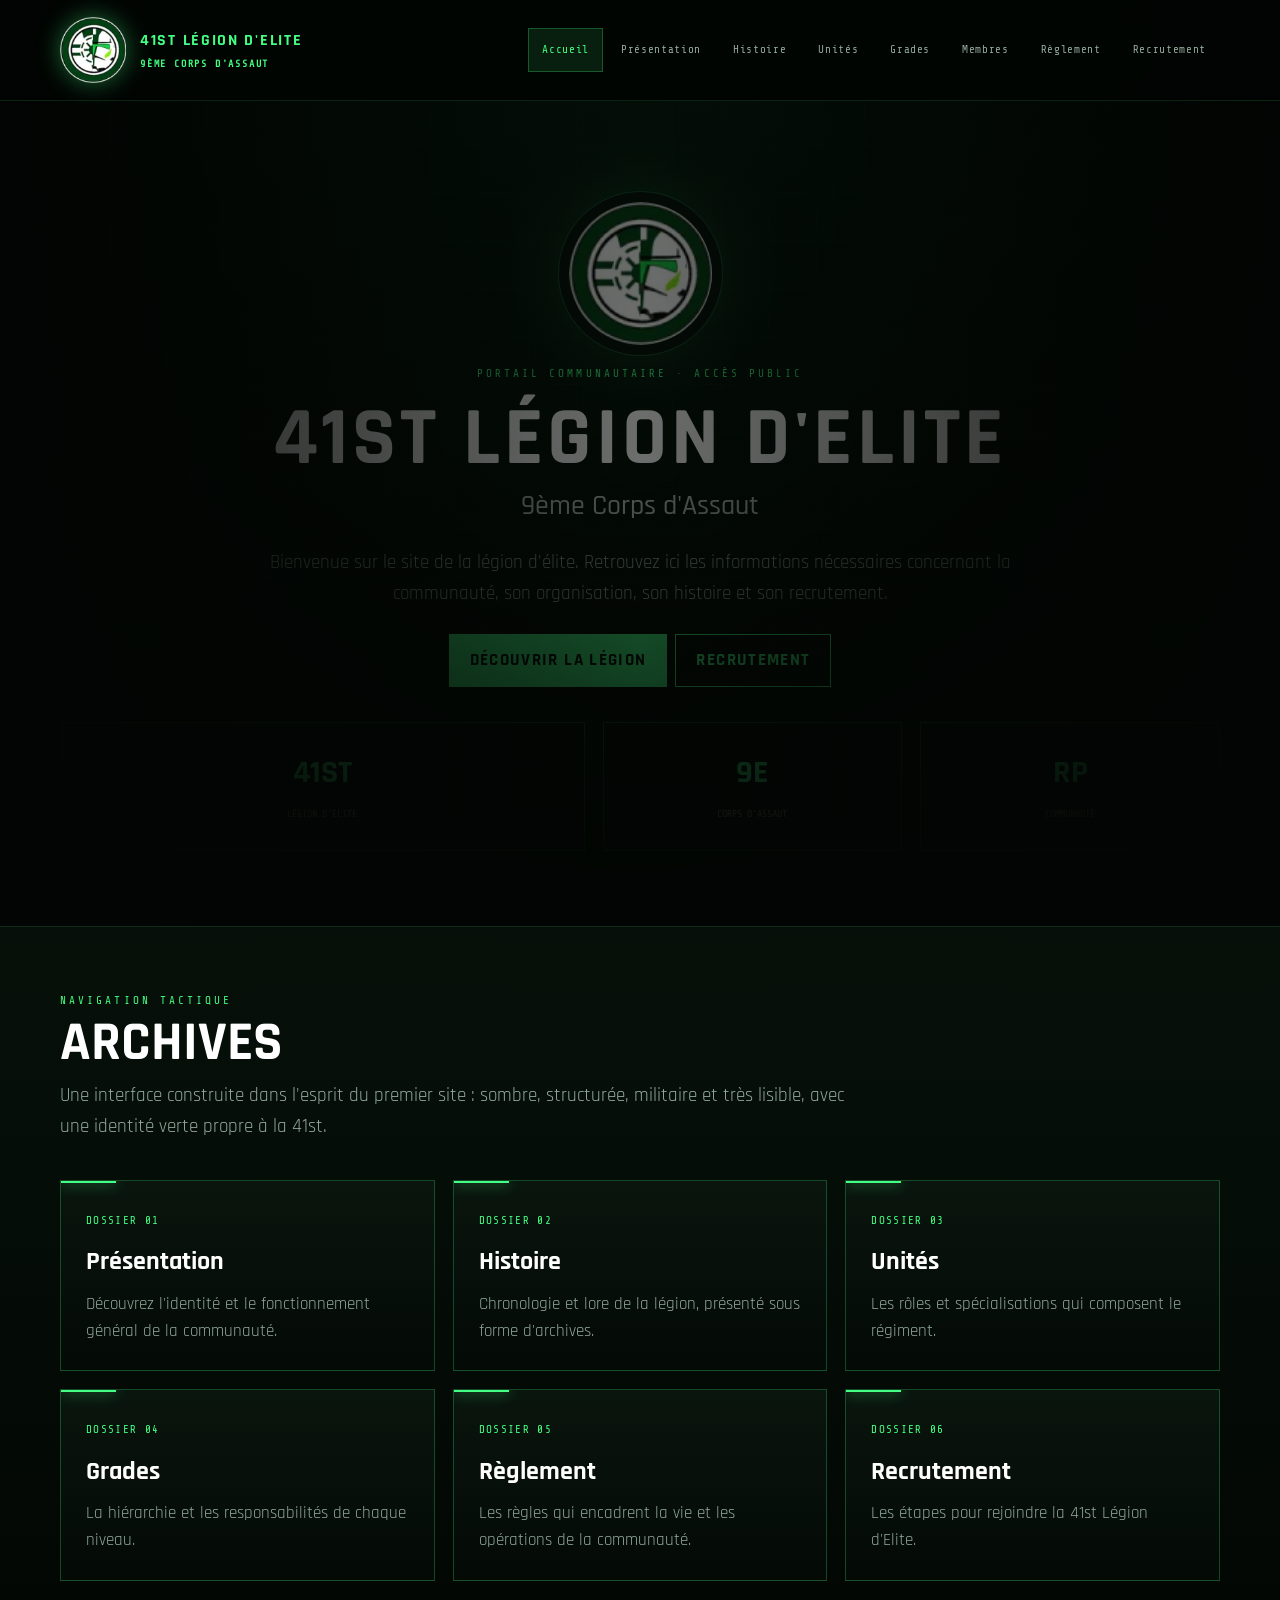
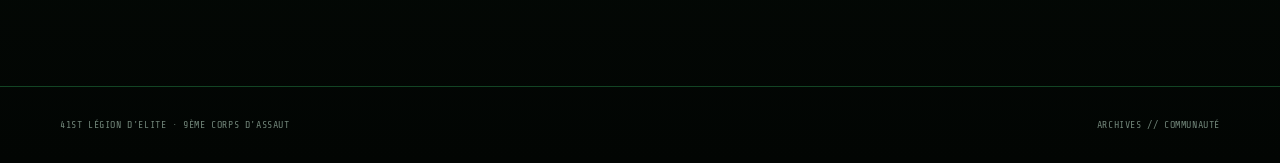
<file: index.html>
<!doctype html><html lang="fr"><head><meta charset="utf-8"><meta name="viewport" content="width=device-width,initial-scale=1"><meta name="theme-color" content="#020503"><title>Accueil — 41st Légion d'Elite</title><link rel="stylesheet" href="assets/style.css"></head><body>
<header><div class="wrap header"><a class="brand" href="index.html"><img src="assets/logo.png" alt="Logo"><span>41ST LÉGION D'ELITE<small>9ÈME CORPS D'ASSAUT</small></span></a><nav><a class="active" href="index.html">Accueil</a><a class="" href="presentation.html">Présentation</a><a class="" href="histoire.html">Histoire</a><a class="" href="unites.html">Unités</a><a class="" href="grades.html">Grades</a><a class="" href="membres.html">Membres</a><a class="" href="reglement.html">Règlement</a><a class="" href="recrutement.html">Recrutement</a></nav></div></header>
<main><section class="hero"><video class="hero-video" autoplay muted loop playsinline preload="metadata"><source src="assets/space-bg.mp4" type="video/mp4"></video><div class="hero-overlay"></div><div class="wrap"><img class="hero-logo" src="assets/logo.png" alt="Emblème 41st Légion d'Elite"><div class="kicker">Portail communautaire · Accès public</div><h1>41st Légion d'Elite</h1><h2>9ème Corps d'Assaut</h2><p>Bienvenue sur le site de la légion d'élite. Retrouvez ici les informations nécessaires concernant la communauté, son organisation, son histoire et son recrutement.</p><div class="actions"><a class="btn" href="presentation.html">Découvrir la légion</a><a class="btn out" href="recrutement.html">Recrutement</a></div><div class="hero-cards"><div class="hero-card"><strong>41ST</strong><span>Légion d'Elite</span></div><div class="hero-card"><strong>9E</strong><span>Corps d'Assaut</span></div><div class="hero-card"><strong>RP</strong><span>Communauté</span></div></div></div></div></section>
<section class="section"><div class="wrap"><div class="title"><div class="kicker">Navigation tactique</div><h1>Archives</h1><p>Une interface construite dans l'esprit du premier site : sombre, structurée, militaire et très lisible, avec une identité verte propre à la 41st.</p></div><div class="grid"><a class="card" href="presentation.html"><span class="meta">DOSSIER 01</span><h3>Présentation</h3><p>Découvrez l'identité et le fonctionnement général de la communauté.</p></a><a class="card" href="histoire.html"><span class="meta">DOSSIER 02</span><h3>Histoire</h3><p>Chronologie et lore de la légion, présenté sous forme d'archives.</p></a><a class="card" href="unites.html"><span class="meta">DOSSIER 03</span><h3>Unités</h3><p>Les rôles et spécialisations qui composent le régiment.</p></a><a class="card" href="grades.html"><span class="meta">DOSSIER 04</span><h3>Grades</h3><p>La hiérarchie et les responsabilités de chaque niveau.</p></a><a class="card" href="reglement.html"><span class="meta">DOSSIER 05</span><h3>Règlement</h3><p>Les règles qui encadrent la vie et les opérations de la communauté.</p></a><a class="card" href="recrutement.html"><span class="meta">DOSSIER 06</span><h3>Recrutement</h3><p>Les étapes pour rejoindre la 41st Légion d'Elite.</p></a></div></div></section></main><footer><div class="wrap foot"><span>41ST LÉGION D'ELITE · 9ÈME CORPS D'ASSAUT</span><span>ARCHIVES // COMMUNAUTÉ</span></div></footer></body></html>
</file>
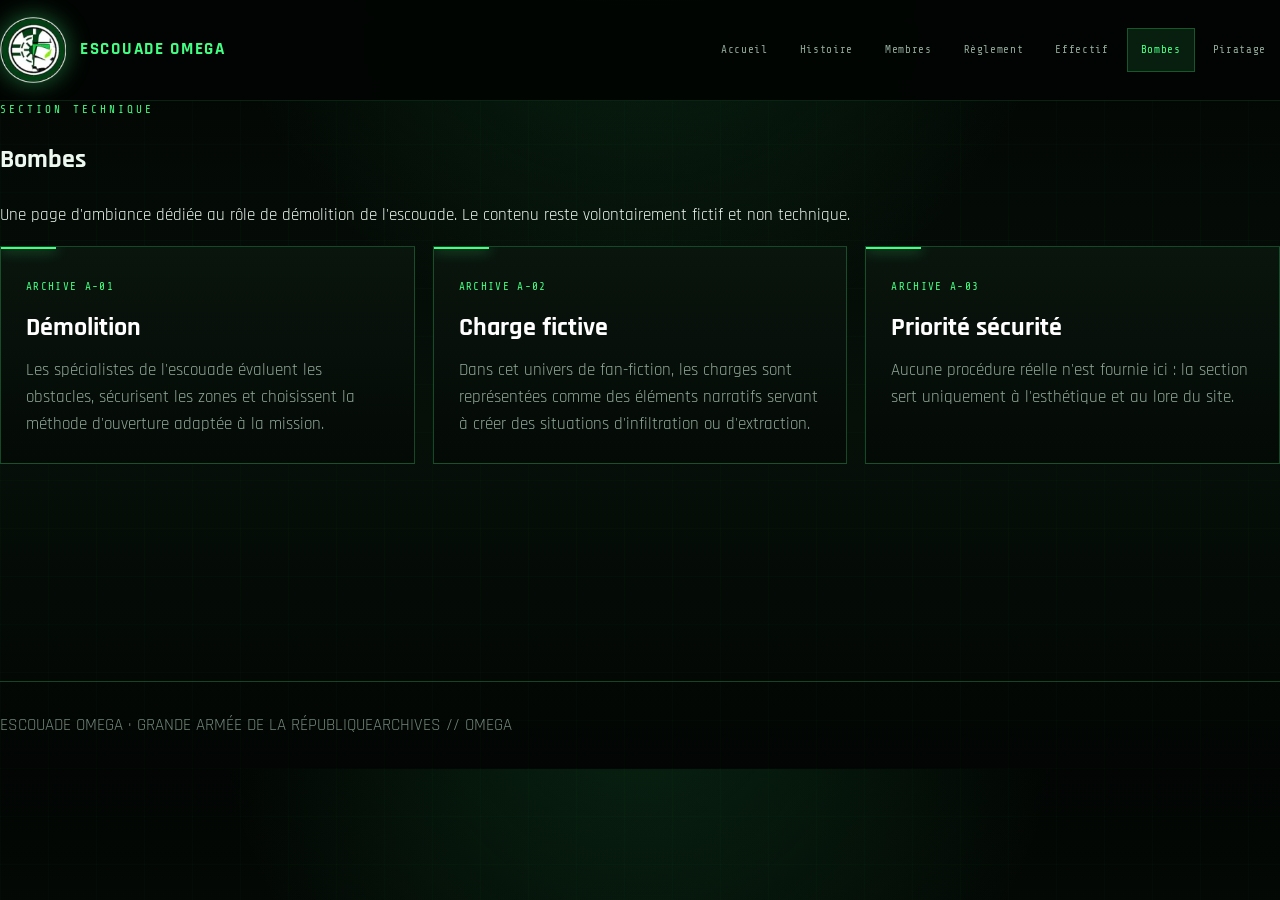
<file: bombes.html>
<!doctype html><html lang="fr"><head><meta charset="utf-8"><meta name="viewport" content="width=device-width,initial-scale=1">
<title>Bombes — Escouade Omega</title><link rel="stylesheet" href="assets/style.css"></head><body>
<header><div class="container header"><a class="brand" href="index.html"><img src="assets/logo.png" alt="Logo Escouade Omega"><b>ESCOUADE OMEGA</b></a><nav><a class="" href="index.html">Accueil</a><a class="" href="histoire.html">Histoire</a><a class="" href="membres.html">Membres</a><a class="" href="reglement.html">Règlement</a><a class="" href="effectif.html">Effectif</a><a class="active" href="bombes.html">Bombes</a><a class="" href="piratage.html">Piratage</a></nav></div></header>
<main>
<section class="page"><div class="container">
<div class="page-head"><div class="kicker">Section technique</div><h1>Bombes</h1><p>Une page d'ambiance dédiée au rôle de démolition de l'escouade. Le contenu reste volontairement fictif et non technique.</p></div>
<div class="grid">
<article class="card"><span class="meta">ARCHIVE A-01</span><h3>Démolition</h3><p>Les spécialistes de l'escouade évaluent les obstacles, sécurisent les zones et choisissent la méthode d'ouverture adaptée à la mission.</p></article>
<article class="card"><span class="meta">ARCHIVE A-02</span><h3>Charge fictive</h3><p>Dans cet univers de fan-fiction, les charges sont représentées comme des éléments narratifs servant à créer des situations d'infiltration ou d'extraction.</p></article>
<article class="card"><span class="meta">ARCHIVE A-03</span><h3>Priorité sécurité</h3><p>Aucune procédure réelle n'est fournie ici : la section sert uniquement à l'esthétique et au lore du site.</p></article>
</div></div></section>
</main><footer><div class="container footer"><span>ESCOUADE OMEGA · GRANDE ARMÉE DE LA RÉPUBLIQUE</span><span>ARCHIVES // OMEGA</span></div></footer>
</body></html>
</file>
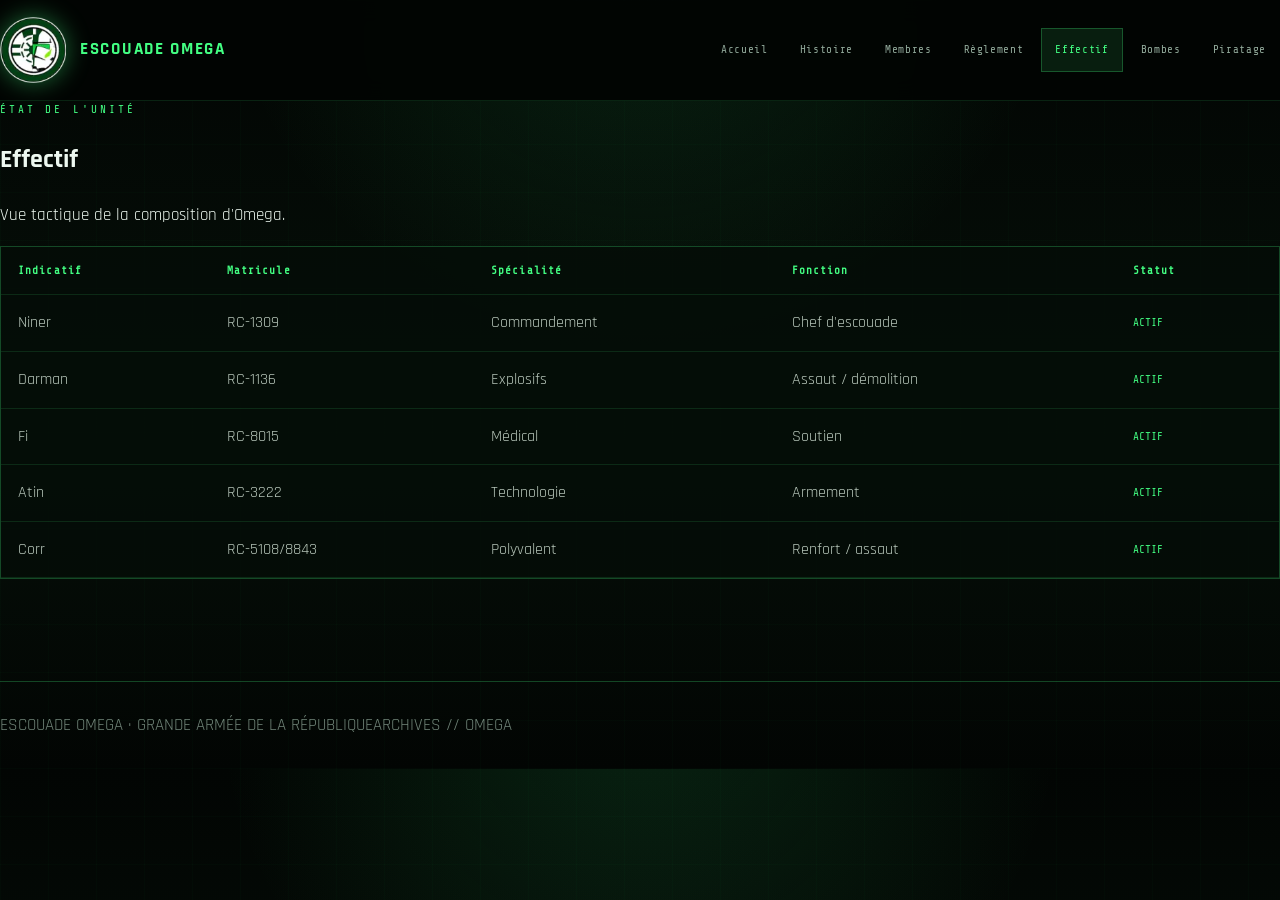
<file: effectif.html>
<!doctype html><html lang="fr"><head><meta charset="utf-8"><meta name="viewport" content="width=device-width,initial-scale=1">
<title>Effectif — Escouade Omega</title><link rel="stylesheet" href="assets/style.css"></head><body>
<header><div class="container header"><a class="brand" href="index.html"><img src="assets/logo.png" alt="Logo Escouade Omega"><b>ESCOUADE OMEGA</b></a><nav><a class="" href="index.html">Accueil</a><a class="" href="histoire.html">Histoire</a><a class="" href="membres.html">Membres</a><a class="" href="reglement.html">Règlement</a><a class="active" href="effectif.html">Effectif</a><a class="" href="bombes.html">Bombes</a><a class="" href="piratage.html">Piratage</a></nav></div></header>
<main>
<section class="page"><div class="container">
<div class="page-head"><div class="kicker">État de l'unité</div><h1>Effectif</h1><p>Vue tactique de la composition d'Omega.</p></div>
<div class="table"><table><thead><tr><th>Indicatif</th><th>Matricule</th><th>Spécialité</th><th>Fonction</th><th>Statut</th></tr></thead>
<tbody>
<tr><td>Niner</td><td>RC-1309</td><td>Commandement</td><td>Chef d'escouade</td><td class="status">ACTIF</td></tr>
<tr><td>Darman</td><td>RC-1136</td><td>Explosifs</td><td>Assaut / démolition</td><td class="status">ACTIF</td></tr>
<tr><td>Fi</td><td>RC-8015</td><td>Médical</td><td>Soutien</td><td class="status">ACTIF</td></tr>
<tr><td>Atin</td><td>RC-3222</td><td>Technologie</td><td>Armement</td><td class="status">ACTIF</td></tr>
<tr><td>Corr</td><td>RC-5108/8843</td><td>Polyvalent</td><td>Renfort / assaut</td><td class="status">ACTIF</td></tr>
</tbody></table></div></div></section>
</main><footer><div class="container footer"><span>ESCOUADE OMEGA · GRANDE ARMÉE DE LA RÉPUBLIQUE</span><span>ARCHIVES // OMEGA</span></div></footer>
</body></html>
</file>
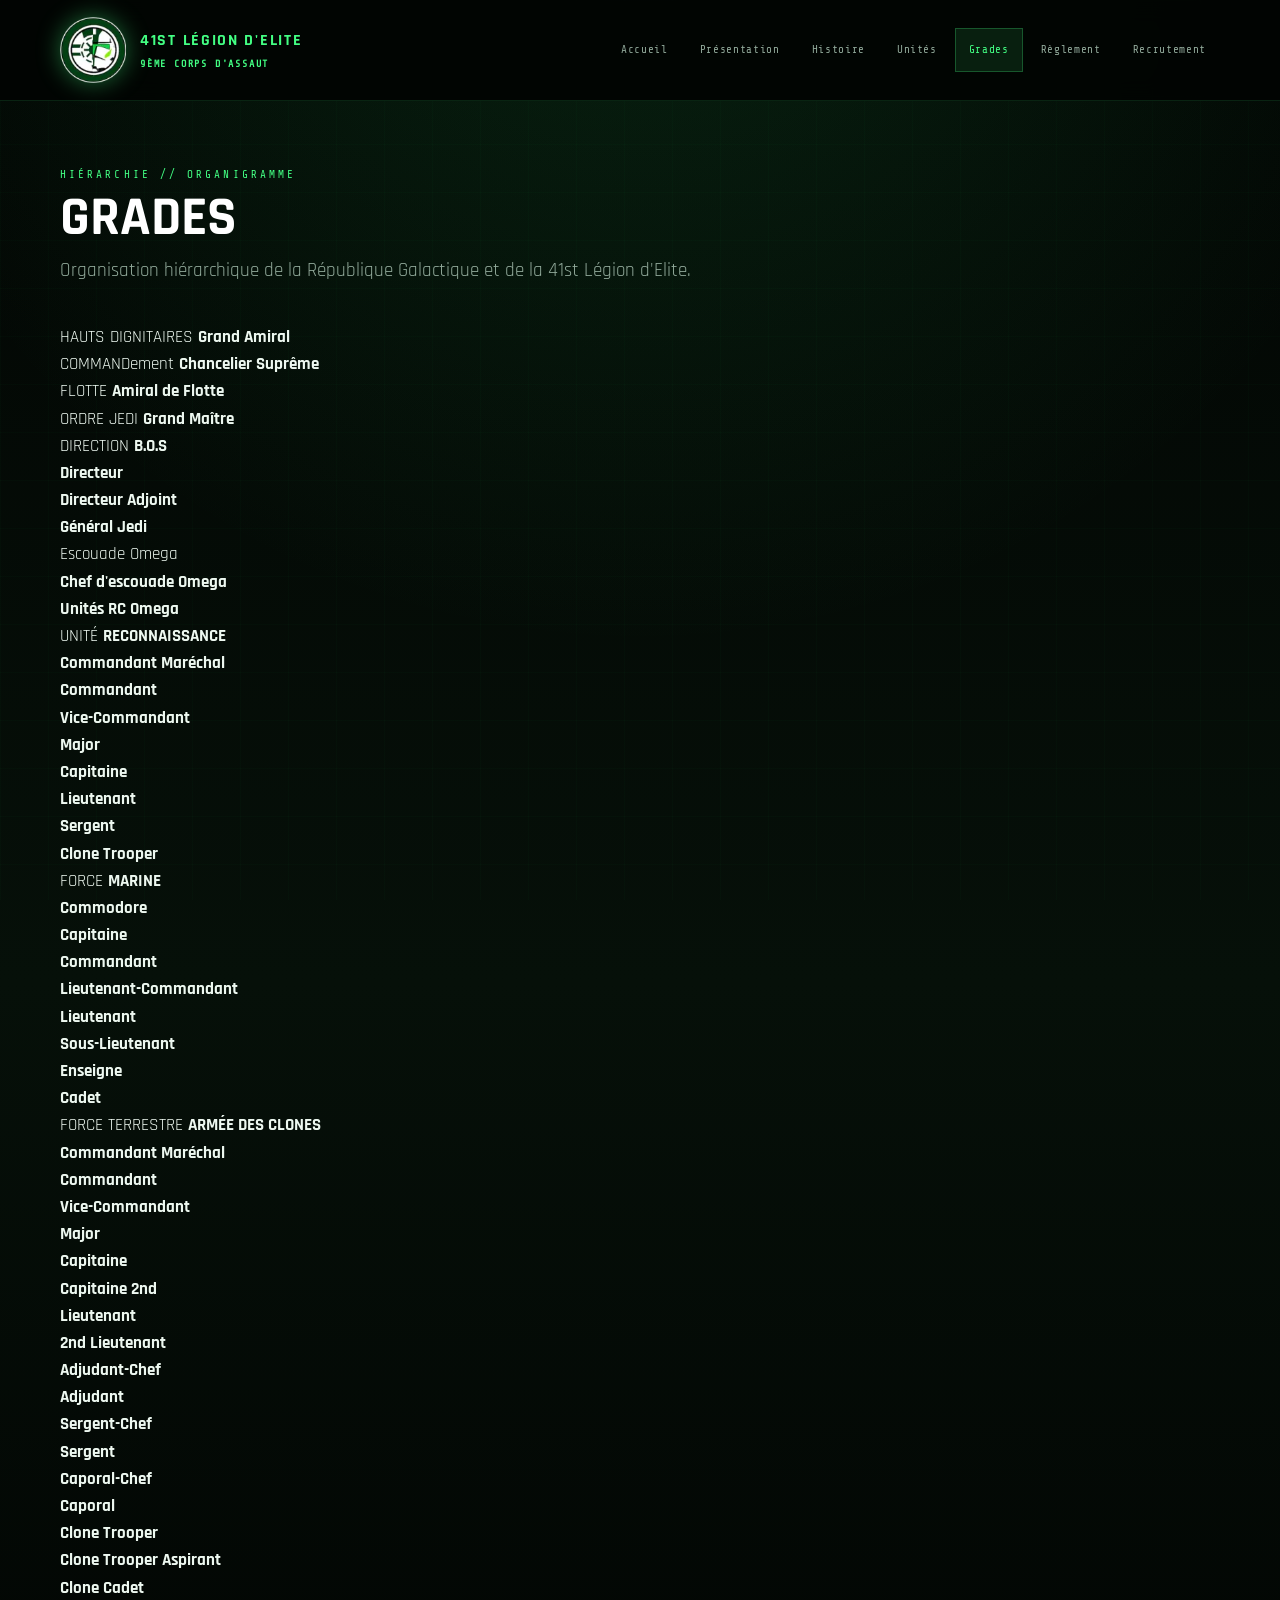
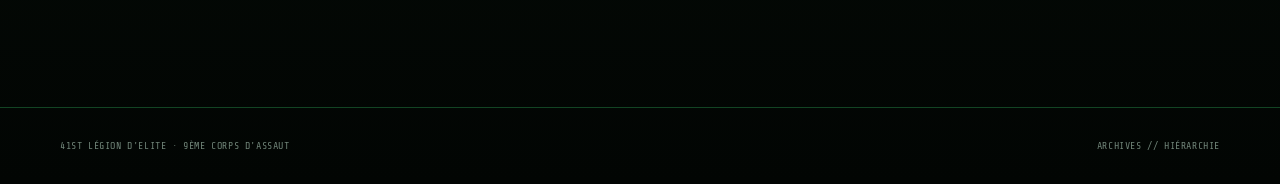
<file: grade.html>
<!DOCTYPE html>
<html lang="fr">

<head>
    <meta charset="UTF-8">
    <meta name="viewport" content="width=device-width, initial-scale=1.0">

    <title>Grades — 41st Légion d'Elite</title>

    <link rel="stylesheet" href="assets/style.css">
</head>

<body>

<header>

    <div class="wrap header">

        <a class="brand" href="index.html">

            <img src="assets/logo.png" alt="Logo">

            <span>
                41ST LÉGION D'ELITE
                <small>9ÈME CORPS D'ASSAUT</small>
            </span>

        </a>

        <nav>
            <a href="index.html">Accueil</a>
            <a href="presentation.html">Présentation</a>
            <a href="histoire.html">Histoire</a>
            <a href="unites.html">Unités</a>
            <a class="active" href="grades.html">Grades</a>
            <a href="reglement.html">Règlement</a>
            <a href="recrutement.html">Recrutement</a>
        </nav>

    </div>

</header>


<main>

<section class="section">

<div class="wrap">

    <div class="title">

        <div class="kicker">
            HIÉRARCHIE // ORGANIGRAMME
        </div>

        <h1>Grades</h1>

        <p>
            Organisation hiérarchique de la République Galactique
            et de la 41st Légion d'Elite.
        </p>

    </div>


    <!-- ORGANIGRAMME -->

    <div class="org-chart">


        <!-- HAUT -->

        <div class="org-level">

            <div class="org-box supreme">
                <span>HAUTS DIGNITAIRES</span>
                <strong>Grand Amiral</strong>
            </div>

        </div>


        <div class="org-line vertical"></div>


        <!-- SECOND NIVEAU -->

        <div class="org-level">

            <div class="org-box">
                <span>COMMANDement</span>
                <strong>Chancelier Suprême</strong>
            </div>

            <div class="org-box">
                <span>FLOTTE</span>
                <strong>Amiral de Flotte</strong>
            </div>

            <div class="org-box jedi">
                <span>ORDRE JEDI</span>
                <strong>Grand Maître</strong>
            </div>

        </div>


        <div class="org-line vertical"></div>


        <!-- GRANDES BRANCHES -->

        <div class="org-branches">


            <!-- B.O.S -->

            <div class="org-branch">

                <div class="org-box branch-title">
                    <span>DIRECTION</span>
                    <strong>B.O.S</strong>
                </div>

                <div class="org-box">
                    <strong>Directeur</strong>
                </div>

                <div class="org-box">
                    <strong>Directeur Adjoint</strong>
                </div>

                <div class="org-box">
                    <strong>Général Jedi</strong>
                </div>

                <div class="org-subtitle">
                    Escouade Omega
                </div>

                <div class="org-box">
                    <strong>Chef d'escouade Omega</strong>
                </div>

                <div class="org-box">
                    <strong>Unités RC Omega</strong>
                </div>

            </div>


            <!-- RECONNAISSANCE -->

            <div class="org-branch">

                <div class="org-box branch-title">
                    <span>UNITÉ</span>
                    <strong>RECONNAISSANCE</strong>
                </div>

                <div class="org-box">
                    <strong>Commandant Maréchal</strong>
                </div>

                <div class="org-box">
                    <strong>Commandant</strong>
                </div>

                <div class="org-box">
                    <strong>Vice-Commandant</strong>
                </div>

                <div class="org-box">
                    <strong>Major</strong>
                </div>

                <div class="org-box">
                    <strong>Capitaine</strong>
                </div>

                <div class="org-box">
                    <strong>Lieutenant</strong>
                </div>

                <div class="org-box">
                    <strong>Sergent</strong>
                </div>

                <div class="org-box">
                    <strong>Clone Trooper</strong>
                </div>

            </div>


            <!-- MARINE -->

            <div class="org-branch">

                <div class="org-box branch-title">
                    <span>FORCE</span>
                    <strong>MARINE</strong>
                </div>

                <div class="org-box">
                    <strong>Commodore</strong>
                </div>

                <div class="org-box">
                    <strong>Capitaine</strong>
                </div>

                <div class="org-box">
                    <strong>Commandant</strong>
                </div>

                <div class="org-box">
                    <strong>Lieutenant-Commandant</strong>
                </div>

                <div class="org-box">
                    <strong>Lieutenant</strong>
                </div>

                <div class="org-box">
                    <strong>Sous-Lieutenant</strong>
                </div>

                <div class="org-box">
                    <strong>Enseigne</strong>
                </div>

                <div class="org-box">
                    <strong>Cadet</strong>
                </div>

            </div>


            <!-- ARMÉE DES CLONES -->

            <div class="org-branch">

                <div class="org-box branch-title">
                    <span>FORCE TERRESTRE</span>
                    <strong>ARMÉE DES CLONES</strong>
                </div>

                <div class="org-box">
                    <strong>Commandant Maréchal</strong>
                </div>

                <div class="org-box">
                    <strong>Commandant</strong>
                </div>

                <div class="org-box">
                    <strong>Vice-Commandant</strong>
                </div>

                <div class="org-box">
                    <strong>Major</strong>
                </div>

                <div class="org-box">
                    <strong>Capitaine</strong>
                </div>

                <div class="org-box">
                    <strong>Capitaine 2nd</strong>
                </div>

                <div class="org-box">
                    <strong>Lieutenant</strong>
                </div>

                <div class="org-box">
                    <strong>2nd Lieutenant</strong>
                </div>

                <div class="org-box">
                    <strong>Adjudant-Chef</strong>
                </div>

                <div class="org-box">
                    <strong>Adjudant</strong>
                </div>

                <div class="org-box">
                    <strong>Sergent-Chef</strong>
                </div>

                <div class="org-box">
                    <strong>Sergent</strong>
                </div>

                <div class="org-box">
                    <strong>Caporal-Chef</strong>
                </div>

                <div class="org-box">
                    <strong>Caporal</strong>
                </div>

                <div class="org-box">
                    <strong>Clone Trooper</strong>
                </div>

                <div class="org-box">
                    <strong>Clone Trooper Aspirant</strong>
                </div>

                <div class="org-box">
                    <strong>Clone Cadet</strong>
                </div>

            </div>

        </div>

    </div>

</div>

</section>

</main>


<footer>

    <div class="wrap foot">

        <span>
            41ST LÉGION D'ELITE · 9ÈME CORPS D'ASSAUT
        </span>

        <span>
            ARCHIVES // HIÉRARCHIE
        </span>

    </div>

</footer>

</body>

</html>
</file>
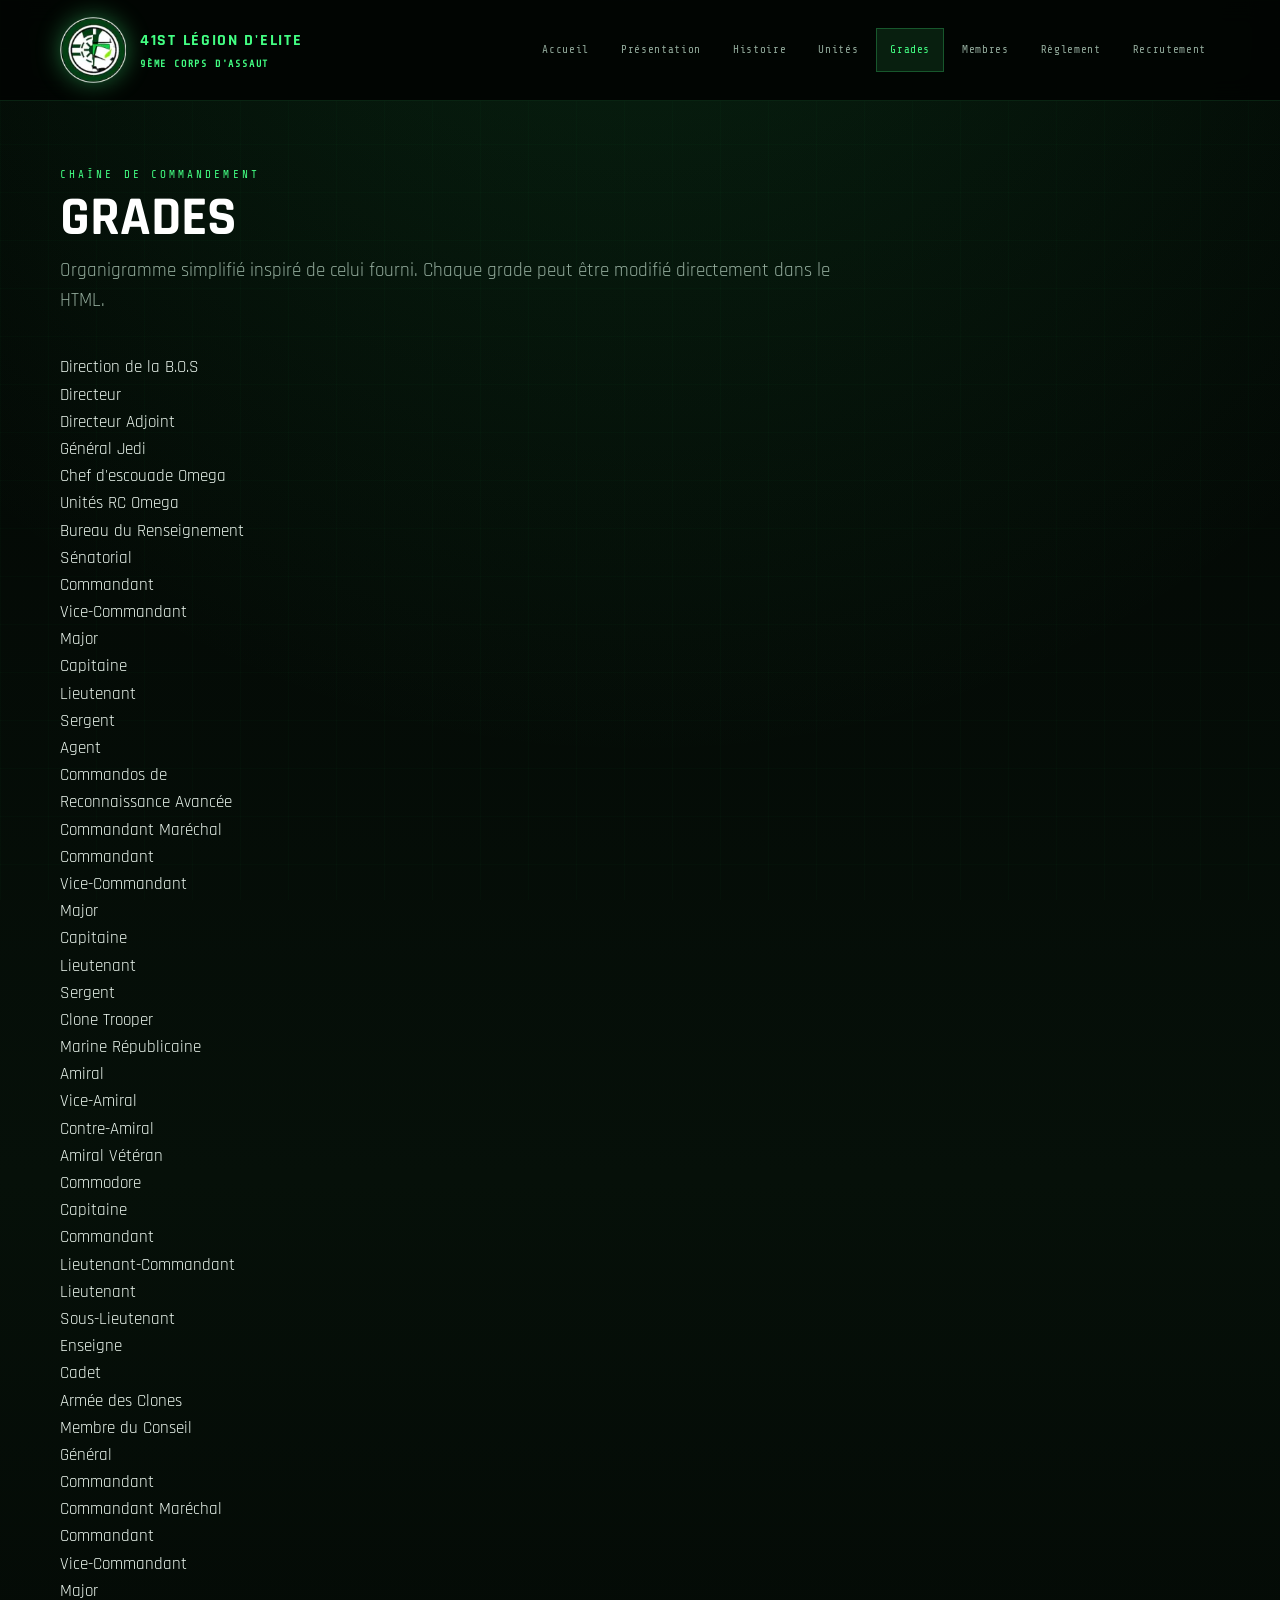
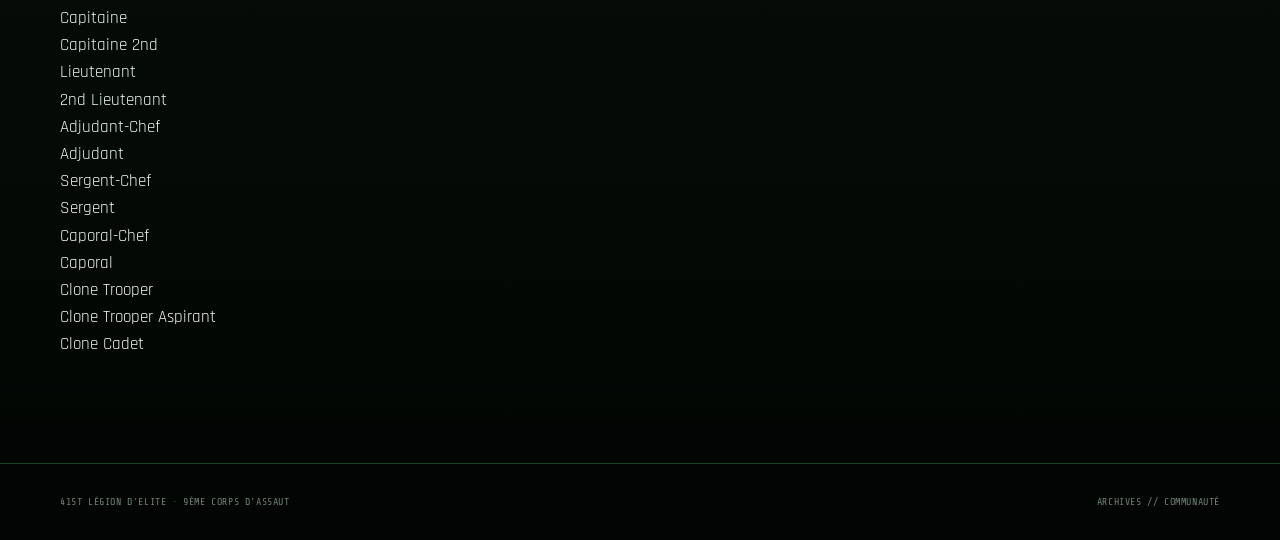
<file: grades.html>
<!doctype html>
<html lang="fr">
<head>
<meta charset="utf-8">
<meta name="viewport" content="width=device-width,initial-scale=1">
<meta name="theme-color" content="#020503">
<title>Grades — 41st Légion d'Elite</title>
<link rel="stylesheet" href="assets/style.css">
</head>
<body>
<header>
  <div class="wrap header">
    <a class="brand" href="index.html">
      <img src="assets/logo.png" alt="Logo 41st Légion d'Elite">
      <span>41ST LÉGION D'ELITE<small>9ÈME CORPS D'ASSAUT</small></span>
    </a>
    
<nav>
  <a href="index.html">Accueil</a>
  <a href="presentation.html">Présentation</a>
  <a href="histoire.html">Histoire</a>
  <a href="unites.html">Unités</a>
  <a href="grades.html" class="active">Grades</a>
  <a href="membres.html">Membres</a>
  <a href="reglement.html">Règlement</a>
  <a href="recrutement.html">Recrutement</a>
</nav>

  </div>
</header>

<main>
<section class="section">
<div class="wrap">
  <div class="title">
    <div class="kicker">Chaîne de commandement</div>
    <h1>Grades</h1>
    <p>Organigramme simplifié inspiré de celui fourni. Chaque grade peut être modifié directement dans le HTML.</p>
  </div>

  <div class="org-wrap">
    <div class="org">
      <div class="org-col">
        <div class="org-title">Direction de la B.O.S</div>
        <div class="rank command">Directeur</div>
        <div class="rank command">Directeur Adjoint</div>
        <div class="rank command">Général Jedi</div>
        <div class="rank gray">Chef d'escouade Omega</div>
        <div class="rank gray">Unités RC Omega</div>
      </div>

      <div class="org-col">
        <div class="org-title">Bureau du Renseignement<br>Sénatorial</div>
        <div class="rank gray">Commandant</div>
        <div class="rank gray">Vice-Commandant</div>
        <div class="rank gray">Major</div>
        <div class="rank gray">Capitaine</div>
        <div class="rank gray">Lieutenant</div>
        <div class="rank gray">Sergent</div>
        <div class="rank gray">Agent</div>
      </div>

      <div class="org-col">
        <div class="org-title">Commandos de<br>Reconnaissance Avancée</div>
        <div class="rank cyan">Commandant Maréchal</div>
        <div class="rank cyan">Commandant</div>
        <div class="rank cyan">Vice-Commandant</div>
        <div class="rank cyan">Major</div>
        <div class="rank cyan">Capitaine</div>
        <div class="rank cyan">Lieutenant</div>
        <div class="rank cyan">Sergent</div>
        <div class="rank cyan">Clone Trooper</div>
      </div>

      <div class="org-col">
        <div class="org-title">Marine Républicaine</div>
        <div class="rank command">Amiral</div>
        <div class="rank command">Vice-Amiral</div>
        <div class="rank command">Contre-Amiral</div>
        <div class="rank command">Amiral Vétéran</div>
        <div class="rank blue">Commodore</div>
        <div class="rank blue">Capitaine</div>
        <div class="rank blue">Commandant</div>
        <div class="rank blue">Lieutenant-Commandant</div>
        <div class="rank blue">Lieutenant</div>
        <div class="rank blue">Sous-Lieutenant</div>
        <div class="rank blue">Enseigne</div>
        <div class="rank blue">Cadet</div>
      </div>

      <div class="org-col">
        <div class="org-title">Armée des Clones</div>
        <div class="rank army">Membre du Conseil</div>
        <div class="rank army">Général</div>
        <div class="rank army">Commandant</div>
        <div class="rank orange">Commandant Maréchal</div>
        <div class="rank orange">Commandant</div>
        <div class="rank orange">Vice-Commandant</div>
        <div class="rank orange">Major</div>
        <div class="rank orange">Capitaine</div>
        <div class="rank orange">Capitaine 2nd</div>
        <div class="rank orange">Lieutenant</div>
        <div class="rank orange">2nd Lieutenant</div>
        <div class="rank orange">Adjudant-Chef</div>
        <div class="rank orange">Adjudant</div>
        <div class="rank orange">Sergent-Chef</div>
        <div class="rank orange">Sergent</div>
        <div class="rank orange">Caporal-Chef</div>
        <div class="rank orange">Caporal</div>
        <div class="rank orange">Clone Trooper</div>
        <div class="rank orange">Clone Trooper Aspirant</div>
        <div class="rank orange">Clone Cadet</div>
      </div>
    </div>
  </div>
</div>
</section>
</main>

<footer>
  <div class="wrap foot">
    <span>41ST LÉGION D'ELITE · 9ÈME CORPS D'ASSAUT</span>
    <span>ARCHIVES // COMMUNAUTÉ</span>
  </div>
</footer>
</body>
</html>
</file>
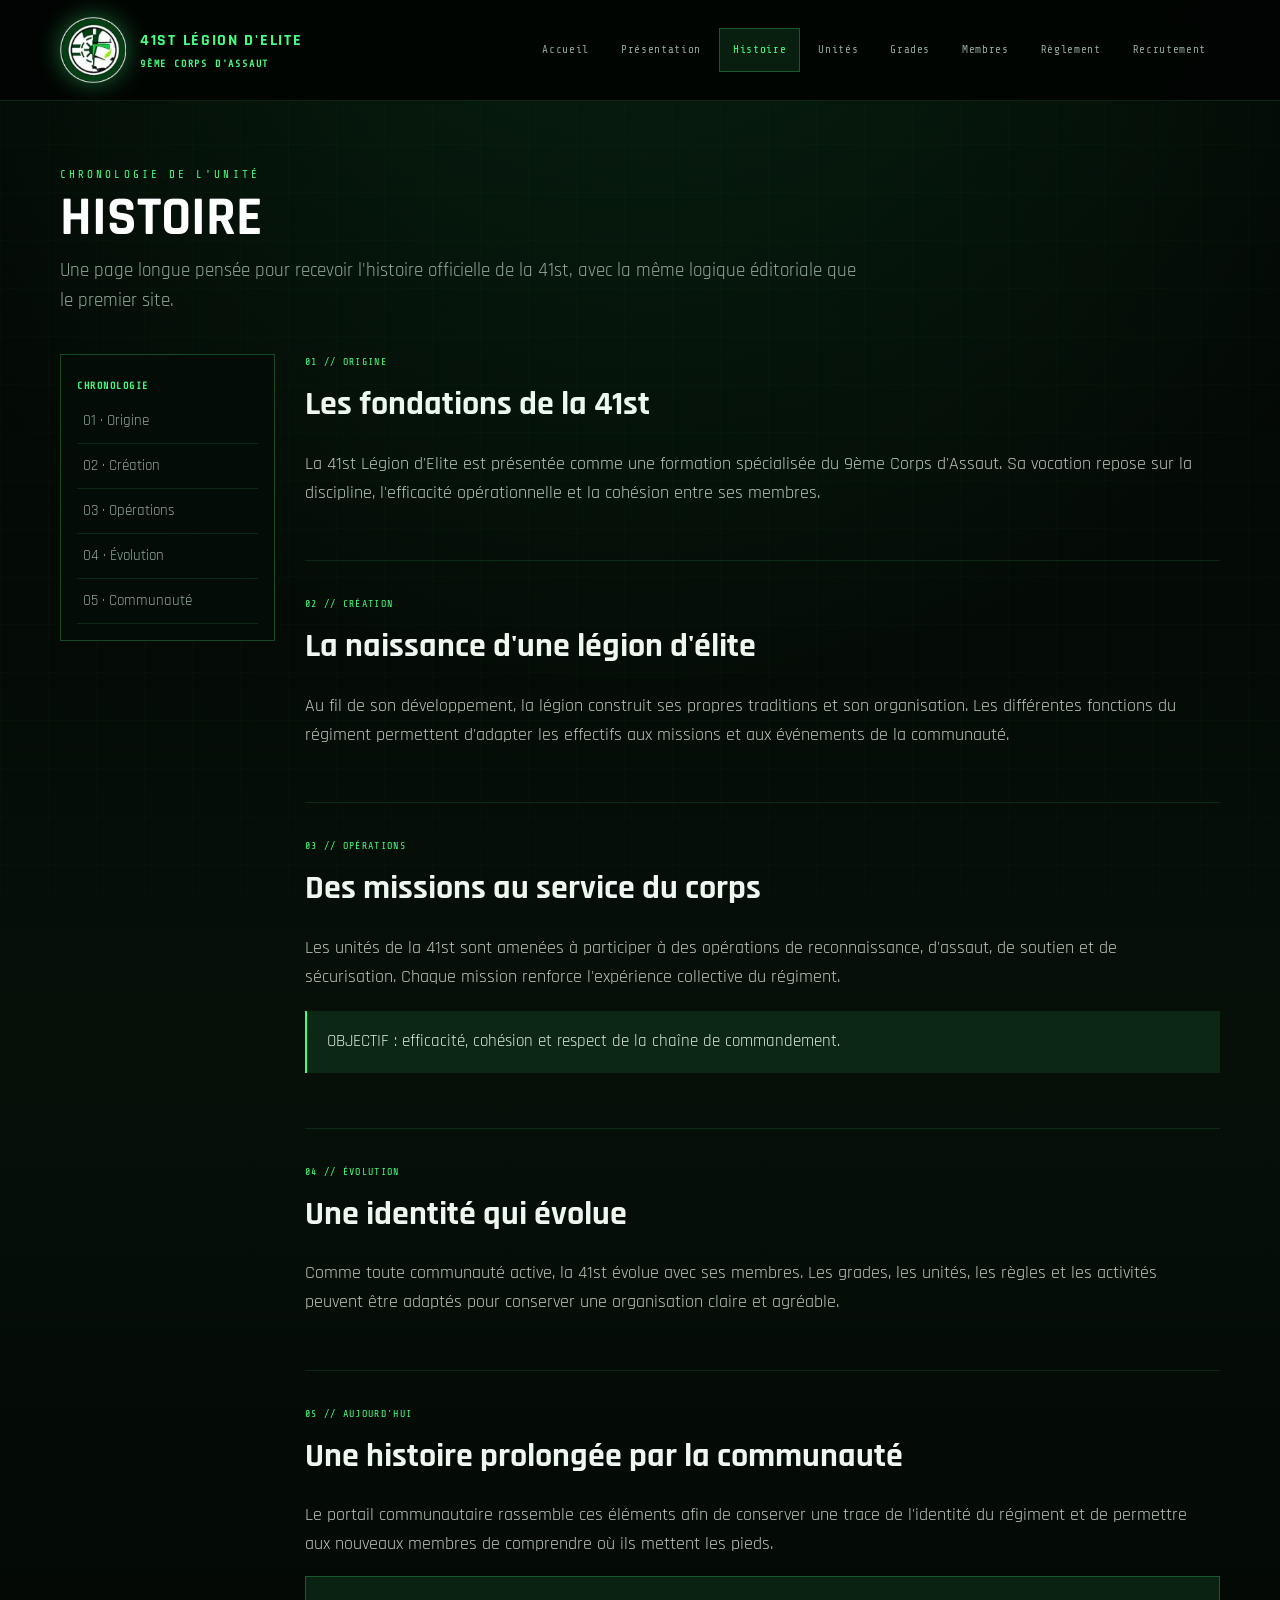
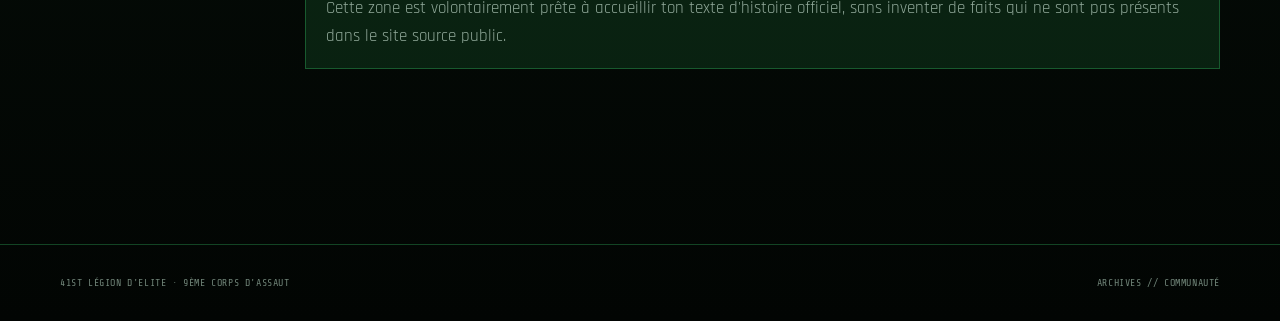
<file: histoire.html>
<!doctype html><html lang="fr"><head><meta charset="utf-8"><meta name="viewport" content="width=device-width,initial-scale=1"><meta name="theme-color" content="#020503"><title>Histoire — 41st Légion d'Elite</title><link rel="stylesheet" href="assets/style.css"></head><body>
<header><div class="wrap header"><a class="brand" href="index.html"><img src="assets/logo.png" alt="Logo"><span>41ST LÉGION D'ELITE<small>9ÈME CORPS D'ASSAUT</small></span></a><nav><a class="" href="index.html">Accueil</a><a class="" href="presentation.html">Présentation</a><a class="active" href="histoire.html">Histoire</a><a class="" href="unites.html">Unités</a><a class="" href="grades.html">Grades</a><a class="" href="membres.html">Membres</a><a class="" href="reglement.html">Règlement</a><a class="" href="recrutement.html">Recrutement</a></nav></div></header>
<main><section class="section"><div class="wrap"><div class="title"><div class="kicker">Chronologie de l'unité</div><h1>Histoire</h1><p>Une page longue pensée pour recevoir l'histoire officielle de la 41st, avec la même logique éditoriale que le premier site.</p></div><div class="layout"><aside class="toc"><strong>CHRONOLOGIE</strong><a href="#origine">01 · Origine</a><a href="#creation">02 · Création</a><a href="#operations">03 · Opérations</a><a href="#evolution">04 · Évolution</a><a href="#communaute">05 · Communauté</a></aside><div><article class="article" id="origine"><div class="tag">01 // ORIGINE</div><h2>Les fondations de la 41st</h2><p>La 41st Légion d'Elite est présentée comme une formation spécialisée du 9ème Corps d'Assaut. Sa vocation repose sur la discipline, l'efficacité opérationnelle et la cohésion entre ses membres.</p></article><article class="article" id="creation"><div class="tag">02 // CRÉATION</div><h2>La naissance d'une légion d'élite</h2><p>Au fil de son développement, la légion construit ses propres traditions et son organisation. Les différentes fonctions du régiment permettent d'adapter les effectifs aux missions et aux événements de la communauté.</p></article><article class="article" id="operations"><div class="tag">03 // OPÉRATIONS</div><h2>Des missions au service du corps</h2><p>Les unités de la 41st sont amenées à participer à des opérations de reconnaissance, d'assaut, de soutien et de sécurisation. Chaque mission renforce l'expérience collective du régiment.</p><div class="quote">OBJECTIF : efficacité, cohésion et respect de la chaîne de commandement.</div></article><article class="article" id="evolution"><div class="tag">04 // ÉVOLUTION</div><h2>Une identité qui évolue</h2><p>Comme toute communauté active, la 41st évolue avec ses membres. Les grades, les unités, les règles et les activités peuvent être adaptés pour conserver une organisation claire et agréable.</p></article><article class="article" id="communaute"><div class="tag">05 // AUJOURD'HUI</div><h2>Une histoire prolongée par la communauté</h2><p>Le portail communautaire rassemble ces éléments afin de conserver une trace de l'identité du régiment et de permettre aux nouveaux membres de comprendre où ils mettent les pieds.</p><div class="notice">Cette zone est volontairement prête à accueillir ton texte d'histoire officiel, sans inventer de faits qui ne sont pas présents dans le site source public.</div></article></div></div></div></section></main><footer><div class="wrap foot"><span>41ST LÉGION D'ELITE · 9ÈME CORPS D'ASSAUT</span><span>ARCHIVES // COMMUNAUTÉ</span></div></footer></body></html>
</file>
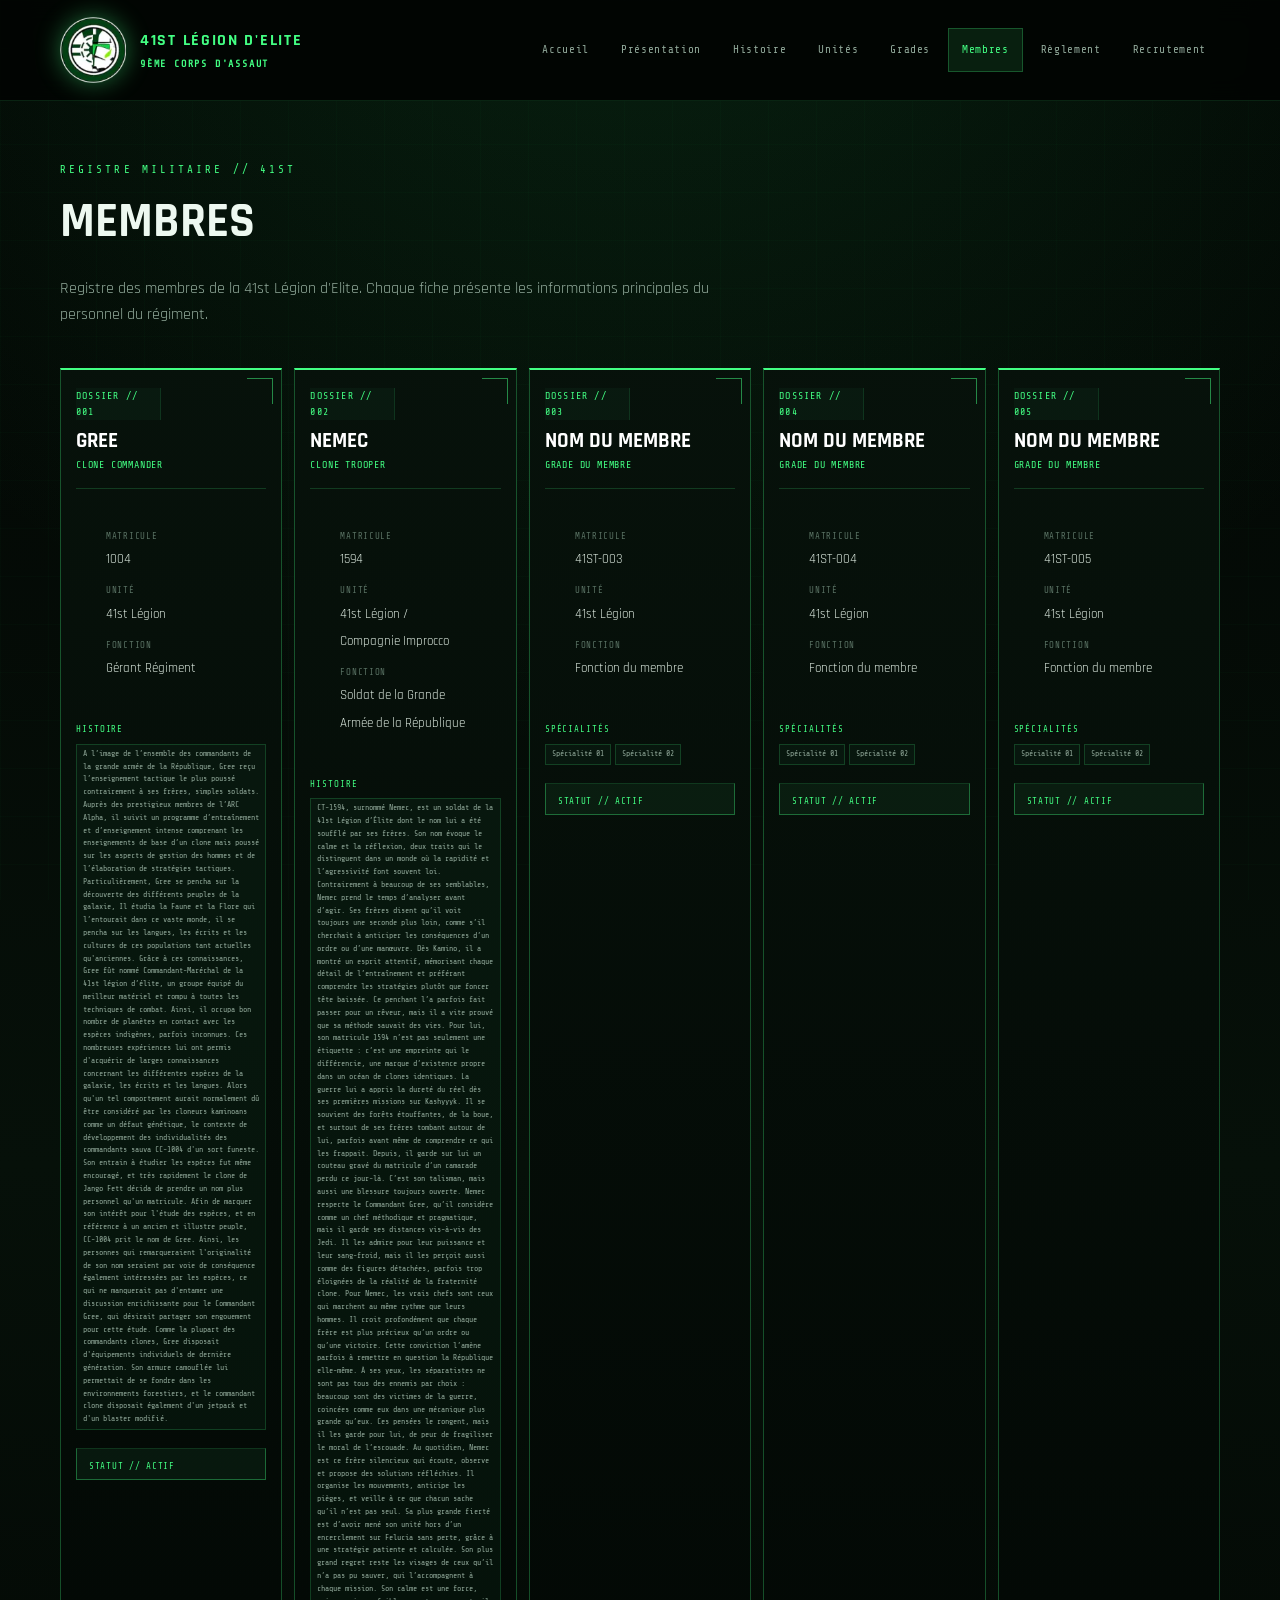
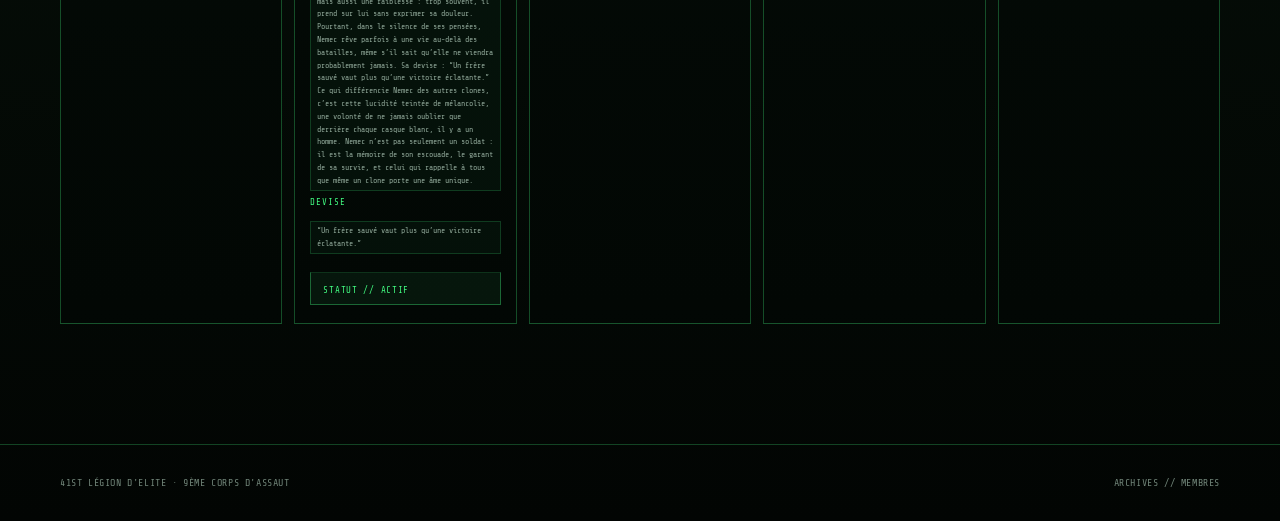
<file: membres.html>
<!DOCTYPE html>
<html lang="fr">
<head>
    <meta charset="UTF-8">
    <meta name="viewport" content="width=device-width, initial-scale=1.0">

    <title>Membres — 41st Légion d'Elite</title>

    <link rel="stylesheet" href="assets/style.css">

    <style>
        /* =====================================================
           PAGE MEMBRES
           ===================================================== */

        .members-page {
            padding: 60px 0 80px;
        }

        .members-header {
            margin-bottom: 40px;
        }

        .members-header h1 {
            margin: 5px 0 10px;
            font-size: 48px;
            text-transform: uppercase;
        }

        .members-header p {
            max-width: 700px;
            color: var(--muted);
            font-size: 16px;
        }

        /* =====================================================
           LISTE DES MEMBRES
           ===================================================== */

        .members-list {
            display: grid;
            grid-template-columns: repeat(5, 1fr);
            gap: 12px;
            align-items: stretch;
        }

        /* =====================================================
           FICHE
           ===================================================== */

        .member-card {
            position: relative;
            min-width: 0;

            background:
                linear-gradient(
                    180deg,
                    rgba(7, 18, 11, .98),
                    rgba(2, 7, 4, .98)
                );

            border: 1px solid rgba(67, 255, 131, .28);
            border-top: 2px solid var(--green);

            padding: 18px 15px;

            transition: .25s ease;
        }

        .member-card:hover {
            transform: translateY(-5px);

            border-color: var(--green);

            box-shadow:
                0 0 25px rgba(67, 255, 131, .08);
        }

        /* petite ligne décorative */

        .member-card::before {
            content: "";
            position: absolute;

            top: 8px;
            right: 8px;

            width: 25px;
            height: 25px;

            border-top: 1px solid var(--green);
            border-right: 1px solid var(--green);

            opacity: .5;
        }

        /* =====================================================
           EN-TÊTE DE LA FICHE
           ===================================================== */

        .member-number {
            font-family: "Share Tech Mono", monospace;
            font-size: 10px;

            color: var(--green);

            letter-spacing: .12em;

            margin-bottom: 10px;
        }

        .member-card h2 {
            margin: 0;

            color: #fff;

            font-size: 21px;

            line-height: 1.05;

            text-transform: uppercase;
        }

        .member-rank {
            margin-top: 5px;

            color: var(--green);

            font-family: "Share Tech Mono", monospace;

            font-size: 10px;

            text-transform: uppercase;

            letter-spacing: .08em;
        }

        /* =====================================================
           SÉPARATEUR
           ===================================================== */

        .member-line {
            height: 1px;

            margin: 15px 0;

            background: rgba(67, 255, 131, .18);
        }

        /* =====================================================
           INFORMATIONS
           ===================================================== */

        .member-info {
            margin: 0;
        }

        .member-info-row {
            margin-bottom: 11px;
        }

        .member-info-row:last-child {
            margin-bottom: 0;
        }

        .member-label {
            display: block;

            margin-bottom: 2px;

            color: #587062;

            font-family: "Share Tech Mono", monospace;

            font-size: 9px;

            text-transform: uppercase;

            letter-spacing: .08em;
        }

        .member-value {
            color: #dce9df;

            font-size: 13px;

            line-height: 1.3;
        }

        /* =====================================================
           SPÉCIALITÉS
           ===================================================== */

        .member-specialities {
            margin-top: 16px;
        }

        .member-specialities-title {
            color: var(--green);

            font-family: "Share Tech Mono", monospace;

            font-size: 9px;

            text-transform: uppercase;

            letter-spacing: .1em;

            margin-bottom: 7px;
        }

        .member-tags {
            display: flex;

            flex-wrap: wrap;

            gap: 4px;
        }

        .member-tag {
            padding: 3px 6px;

            border: 1px solid rgba(67, 255, 131, .18);

            background: rgba(67, 255, 131, .035);

            color: #91a99a;

            font-family: "Share Tech Mono", monospace;

            font-size: 8px;
        }

        /* =====================================================
           ÉTAT
           ===================================================== */

        .member-status {
            margin-top: 18px;

            padding-top: 10px;

            border-top: 1px solid rgba(67, 255, 131, .12);

            color: var(--green);

            font-family: "Share Tech Mono", monospace;

            font-size: 9px;

            text-transform: uppercase;

            letter-spacing: .08em;
        }

        /* =====================================================
           RESPONSIVE
           ===================================================== */

        @media (max-width: 1100px) {

            .members-list {
                grid-template-columns: repeat(3, 1fr);
            }

        }

        @media (max-width: 750px) {

            .members-list {
                grid-template-columns: repeat(2, 1fr);
            }

        }

        @media (max-width: 500px) {

            .members-page {
                padding: 40px 0 60px;
            }

            .members-header h1 {
                font-size: 38px;
            }

            .members-list {
                grid-template-columns: 1fr;
            }

            .member-card {
                padding: 20px;
            }

        }
    </style>
</head>


<body>

<!-- =====================================================
     HEADER
     ===================================================== -->

<header>

    <div class="wrap header">

        <a class="brand" href="index.html">

            <img src="assets/logo.png" alt="Logo">

            <span>
                41ST LÉGION D'ELITE
                <small>9ÈME CORPS D'ASSAUT</small>
            </span>

        </a>


        <nav>

            <a href="index.html">Accueil</a>

            <a href="presentation.html">Présentation</a>

            <a href="histoire.html">Histoire</a>

            <a href="unites.html">Unités</a>

            <a href="grades.html">Grades</a>

            <a class="active" href="membres.html">Membres</a>

            <a href="reglement.html">Règlement</a>

            <a href="recrutement.html">Recrutement</a>

        </nav>

    </div>

</header>


<!-- =====================================================
     CONTENU
     ===================================================== -->

<main>

    <section class="members-page">

        <div class="wrap">


            <!-- TITRE -->

            <div class="members-header">

                <div class="kicker">
                    Registre militaire // 41ST
                </div>

                <h1>Membres</h1>

                <p>
                    Registre des membres de la 41st Légion d'Elite.
                    Chaque fiche présente les informations principales
                    du personnel du régiment.
                </p>

            </div>


            <!-- =================================================
                 LISTE DES MEMBRES
                 ================================================= -->

            <div class="members-list">


                <!-- ===============================
                     MEMBRE 01
                     =============================== -->

                <article class="member-card">

                    <div class="member-number">
                        DOSSIER // 001
                    </div>

                    <h2>
                        Gree
                    </h2>

                    <div class="member-rank">
                        Clone Commander
                    </div>


                    <div class="member-line"></div>


                    <div class="member-info">

                        <div class="member-info-row">

                            <span class="member-label">
                                Matricule
                            </span>

                            <span class="member-value">
                                1004
                            </span>

                        </div>


                        <div class="member-info-row">

                            <span class="member-label">
                                Unité
                            </span>

                            <span class="member-value">
                                41st Légion
                            </span>

                        </div>


                        <div class="member-info-row">

                            <span class="member-label">
                                Fonction
                            </span>

                            <span class="member-value">
                                Gérant Régiment
                            </span>

                        </div>

                    </div>


                    <div class="member-specialities">

                        <div class="member-specialities-title">
                            Histoire
                        </div>

                        <div class="member-tags">

                            <span class="member-tag">
                                A l’image de l’ensemble des commandants de la
grande armée de la République, Gree reçu
l’enseignement tactique le plus poussé 
contrairement à ses frères, simples soldats.

Auprès des prestigieux membres de l’ARC 
Alpha, il suivit un programme d’entraînement
et d’enseignement intense comprenant les
enseignements de base d’un clone mais
poussé sur les aspects de gestion des hommes
et de l’élaboration de stratégies tactiques.

Particulièrement, Gree se pencha sur la 
découverte des différents peuples de la galaxie,
Il étudia la Faune et la Flore qui l’entourait dans ce vaste monde, il se pencha sur les langues, les écrits et les cultures de ces populations tant actuelles qu'anciennes.

Grâce à ces connaissances, Gree fût nommé Commandant-Maréchal de la 41st légion d’élite, un groupe équipé du meilleur matériel et rompu à toutes les techniques de combat. Ainsi, il occupa bon nombre de planètes en contact avec les espèces indigènes, parfois inconnues. Ces nombreuses expériences lui ont permis d'acquérir de larges connaissances concernant les différentes espèces de la galaxie, les écrits et les langues. 

Alors qu'un tel comportement aurait normalement dû être considéré par les cloneurs kaminoans comme un défaut génétique, le contexte de développement des individualités des commandants sauva CC-1004 d'un sort funeste. Son entrain à étudier les espèces fut même encouragé, et très rapidement le clone de Jango Fett décida de prendre un nom plus personnel qu'un matricule. Afin de marquer son intérêt pour l'étude des espèces, et en référence à un ancien et illustre peuple, CC-1004 prit le nom de Gree. Ainsi, les personnes qui remarqueraient l'originalité de son nom seraient par voie de conséquence également intéressées par les espèces, ce qui ne manquerait pas d'entamer une discussion enrichissante pour le Commandant Gree, qui désirait partager son engouement pour cette étude.

Comme la plupart des commandants clones, Gree disposait d'équipements individuels de dernière génération. Son armure camouflée lui permettait de se fondre dans les environnements forestiers, et le commandant clone disposait également d'un jetpack et d'un blaster modifié.

                            </span>

                        </div>

                    </div>


                    <div class="member-status">
                        Statut // Actif
                    </div>

                </article>


                <!-- ===============================
                     MEMBRE 02
                     =============================== -->

                <article class="member-card">

                    <div class="member-number">
                        DOSSIER // 002
                    </div>

                    <h2>
                        Nemec
                    </h2>

                    <div class="member-rank">
                        Clone Trooper
                    </div>


                    <div class="member-line"></div>


                    <div class="member-info">

                        <div class="member-info-row">

                            <span class="member-label">
                                Matricule
                            </span>

                            <span class="member-value">
                                1594
                            </span>

                        </div>


                        <div class="member-info-row">

                            <span class="member-label">
                                Unité
                            </span>

                            <span class="member-value">
                                41st Légion / Compagnie Improcco
                            </span>

                        </div>


                        <div class="member-info-row">

                            <span class="member-label">
                                Fonction
                            </span>

                            <span class="member-value">
                                Soldat de la Grande Armée de la République
                            </span>

                        </div>

                    </div>


                    <div class="member-specialities">

                        <div class="member-specialities-title">
                            Histoire
                        </div>

                        <div class="member-tags">

                            <span class="member-tag">
                                
CT-1594, surnommé Nemec, est un soldat de la 41st Légion d’Élite dont le nom lui a été soufflé par ses frères. Son nom  évoque le calme et la réflexion, deux traits qui le distinguent dans un monde où la rapidité et l’agressivité font souvent loi. Contrairement à beaucoup de ses semblables, Nemec prend le temps d’analyser avant d’agir. Ses frères disent qu’il voit toujours une seconde plus loin, comme s’il cherchait à anticiper les conséquences d’un ordre ou d’une manœuvre.
Dès Kamino, il a montré un esprit attentif,      mémorisant chaque détail de l’entraînement et préférant comprendre les stratégies plutôt que foncer tête baissée. Ce penchant l’a parfois fait passer pour un rêveur, mais il a vite prouvé que sa méthode sauvait des vies. Pour lui, son matricule 1594 n’est pas seulement une étiquette : c’est une empreinte qui le différencie, une marque d’existence propre dans un océan de clones identiques.

La guerre lui a appris la dureté du réel dès ses premières missions sur Kashyyyk. Il se souvient des forêts étouffantes, de la boue, et surtout de ses frères tombant autour de lui, parfois avant même de comprendre ce qui les frappait. Depuis, il garde sur lui un couteau gravé du matricule d’un camarade perdu ce jour-là. C’est son talisman, mais aussi une blessure toujours ouverte.

Nemec respecte le Commandant Gree, qu’il considère comme un chef méthodique et pragmatique, mais il garde ses distances vis-à-vis des Jedi. Il les admire pour leur puissance et leur sang-froid, mais il les perçoit aussi comme des figures détachées, parfois trop éloignées de la réalité de la fraternité clone. Pour Nemec, les vrais chefs sont ceux qui marchent au même rythme que leurs hommes.

Il croit profondément que chaque frère est plus précieux qu’un ordre ou qu’une victoire. Cette conviction l’amène parfois à remettre en question la République elle-même. À ses yeux, les séparatistes ne sont pas tous des ennemis par choix : beaucoup sont des victimes de la guerre, coincées comme eux dans une mécanique plus grande qu’eux. Ces pensées le rongent, mais il les garde pour lui, de peur de fragiliser le moral de l’escouade.

Au quotidien, Nemec est ce frère silencieux qui écoute, observe et propose des solutions réfléchies. Il organise les mouvements, anticipe les pièges, et veille à ce que chacun sache qu’il n’est pas seul. Sa plus grande fierté est d’avoir mené son unité hors d’un encerclement sur Felucia sans perte, grâce à une stratégie patiente et calculée. Son plus grand regret reste les visages de ceux qu’il n’a pas pu sauver, qui l’accompagnent à chaque mission.

Son calme est une force, mais aussi une faiblesse : trop souvent, il prend sur lui sans exprimer sa douleur. Pourtant, dans le silence de ses pensées, Nemec rêve parfois à une vie au-delà des batailles, même s’il sait qu’elle ne viendra probablement jamais.

Sa devise : “Un frère sauvé vaut plus qu’une victoire éclatante.” 

Ce qui différencie Nemec des autres clones, c’est cette lucidité teintée de mélancolie, une volonté de ne jamais oublier que derrière chaque casque blanc, il y a un homme.
Nemec n’est pas seulement un soldat : il est la mémoire de son escouade, le garant de sa survie, et celui qui rappelle à tous que même un clone porte une âme unique.

                            </span>
                         <div class="member-specialities-title">
                            Devise
                         </div>
                            
                         <div class="member-tags">

                            <span class="member-tag">
                             “Un frère sauvé vaut plus qu’une victoire éclatante.” 

                        </div>

                    </div>


                    <div class="member-status">
                        Statut // Actif
                    </div>

                </article>


                <!-- ===============================
                     MEMBRE 03
                     =============================== -->

                <article class="member-card">

                    <div class="member-number">
                        DOSSIER // 003
                    </div>

                    <h2>
                        Nom du membre
                    </h2>

                    <div class="member-rank">
                        Grade du membre
                    </div>


                    <div class="member-line"></div>


                    <div class="member-info">

                        <div class="member-info-row">

                            <span class="member-label">
                                Matricule
                            </span>

                            <span class="member-value">
                                41ST-003
                            </span>

                        </div>


                        <div class="member-info-row">

                            <span class="member-label">
                                Unité
                            </span>

                            <span class="member-value">
                                41st Légion
                            </span>

                        </div>


                        <div class="member-info-row">

                            <span class="member-label">
                                Fonction
                            </span>

                            <span class="member-value">
                                Fonction du membre
                            </span>

                        </div>

                    </div>


                    <div class="member-specialities">

                        <div class="member-specialities-title">
                            Spécialités
                        </div>

                        <div class="member-tags">

                            <span class="member-tag">
                                Spécialité 01
                            </span>

                            <span class="member-tag">
                                Spécialité 02
                            </span>

                        </div>

                    </div>


                    <div class="member-status">
                        Statut // Actif
                    </div>

                </article>


                <!-- ===============================
                     MEMBRE 04
                     =============================== -->

                <article class="member-card">

                    <div class="member-number">
                        DOSSIER // 004
                    </div>

                    <h2>
                        Nom du membre
                    </h2>

                    <div class="member-rank">
                        Grade du membre
                    </div>


                    <div class="member-line"></div>


                    <div class="member-info">

                        <div class="member-info-row">

                            <span class="member-label">
                                Matricule
                            </span>

                            <span class="member-value">
                                41ST-004
                            </span>

                        </div>


                        <div class="member-info-row">

                            <span class="member-label">
                                Unité
                            </span>

                            <span class="member-value">
                                41st Légion
                            </span>

                        </div>


                        <div class="member-info-row">

                            <span class="member-label">
                                Fonction
                            </span>

                            <span class="member-value">
                                Fonction du membre
                            </span>

                        </div>

                    </div>


                    <div class="member-specialities">

                        <div class="member-specialities-title">
                            Spécialités
                        </div>

                        <div class="member-tags">

                            <span class="member-tag">
                                Spécialité 01
                            </span>

                            <span class="member-tag">
                                Spécialité 02
                            </span>

                        </div>

                    </div>


                    <div class="member-status">
                        Statut // Actif
                    </div>

                </article>


                <!-- ===============================
                     MEMBRE 05
                     =============================== -->

                <article class="member-card">

                    <div class="member-number">
                        DOSSIER // 005
                    </div>

                    <h2>
                        Nom du membre
                    </h2>

                    <div class="member-rank">
                        Grade du membre
                    </div>


                    <div class="member-line"></div>


                    <div class="member-info">

                        <div class="member-info-row">

                            <span class="member-label">
                                Matricule
                            </span>

                            <span class="member-value">
                                41ST-005
                            </span>

                        </div>


                        <div class="member-info-row">

                            <span class="member-label">
                                Unité
                            </span>

                            <span class="member-value">
                                41st Légion
                            </span>

                        </div>


                        <div class="member-info-row">

                            <span class="member-label">
                                Fonction
                            </span>

                            <span class="member-value">
                                Fonction du membre
                            </span>

                        </div>

                    </div>


                    <div class="member-specialities">

                        <div class="member-specialities-title">
                            Spécialités
                        </div>

                        <div class="member-tags">

                            <span class="member-tag">
                                Spécialité 01
                            </span>

                            <span class="member-tag">
                                Spécialité 02
                            </span>

                        </div>

                    </div>


                    <div class="member-status">
                        Statut // Actif
                    </div>

                </article>


            </div>

        </div>

    </section>

</main>


<!-- =====================================================
     FOOTER
     ===================================================== -->

<footer>

    <div class="wrap foot">

        <span>
            41ST LÉGION D'ELITE · 9ÈME CORPS D'ASSAUT
        </span>

        <span>
            ARCHIVES // MEMBRES
        </span>

    </div>

</footer>


</body>
</html>
</file>
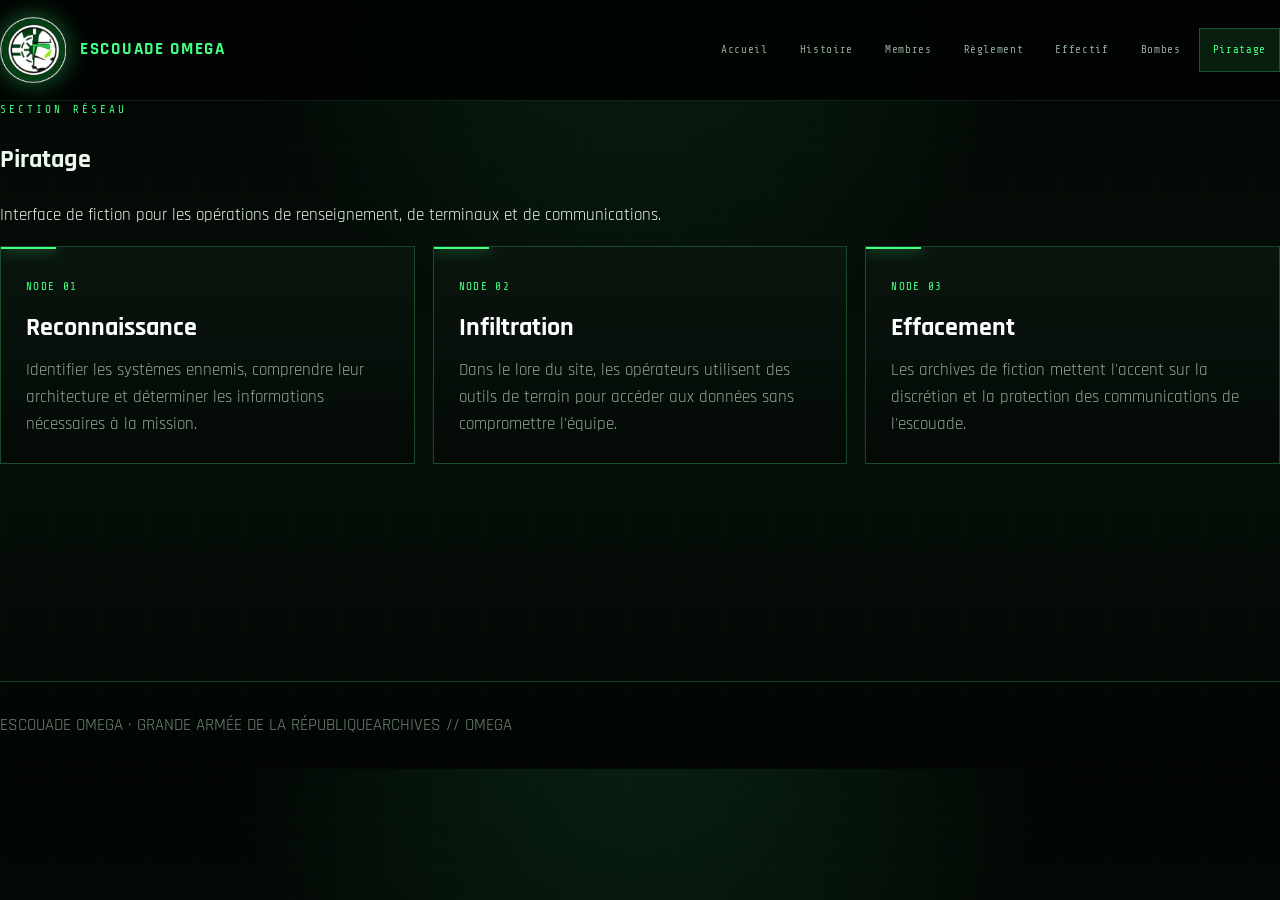
<file: piratage.html>
<!doctype html><html lang="fr"><head><meta charset="utf-8"><meta name="viewport" content="width=device-width,initial-scale=1">
<title>Piratage — Escouade Omega</title><link rel="stylesheet" href="assets/style.css"></head><body>
<header><div class="container header"><a class="brand" href="index.html"><img src="assets/logo.png" alt="Logo Escouade Omega"><b>ESCOUADE OMEGA</b></a><nav><a class="" href="index.html">Accueil</a><a class="" href="histoire.html">Histoire</a><a class="" href="membres.html">Membres</a><a class="" href="reglement.html">Règlement</a><a class="" href="effectif.html">Effectif</a><a class="" href="bombes.html">Bombes</a><a class="active" href="piratage.html">Piratage</a></nav></div></header>
<main>
<section class="page"><div class="container">
<div class="page-head"><div class="kicker">Section réseau</div><h1>Piratage</h1><p>Interface de fiction pour les opérations de renseignement, de terminaux et de communications.</p></div>
<div class="grid">
<article class="card"><span class="meta">NODE 01</span><h3>Reconnaissance</h3><p>Identifier les systèmes ennemis, comprendre leur architecture et déterminer les informations nécessaires à la mission.</p></article>
<article class="card"><span class="meta">NODE 02</span><h3>Infiltration</h3><p>Dans le lore du site, les opérateurs utilisent des outils de terrain pour accéder aux données sans compromettre l'équipe.</p></article>
<article class="card"><span class="meta">NODE 03</span><h3>Effacement</h3><p>Les archives de fiction mettent l'accent sur la discrétion et la protection des communications de l'escouade.</p></article>
</div></div></section>
</main><footer><div class="container footer"><span>ESCOUADE OMEGA · GRANDE ARMÉE DE LA RÉPUBLIQUE</span><span>ARCHIVES // OMEGA</span></div></footer>
</body></html>
</file>
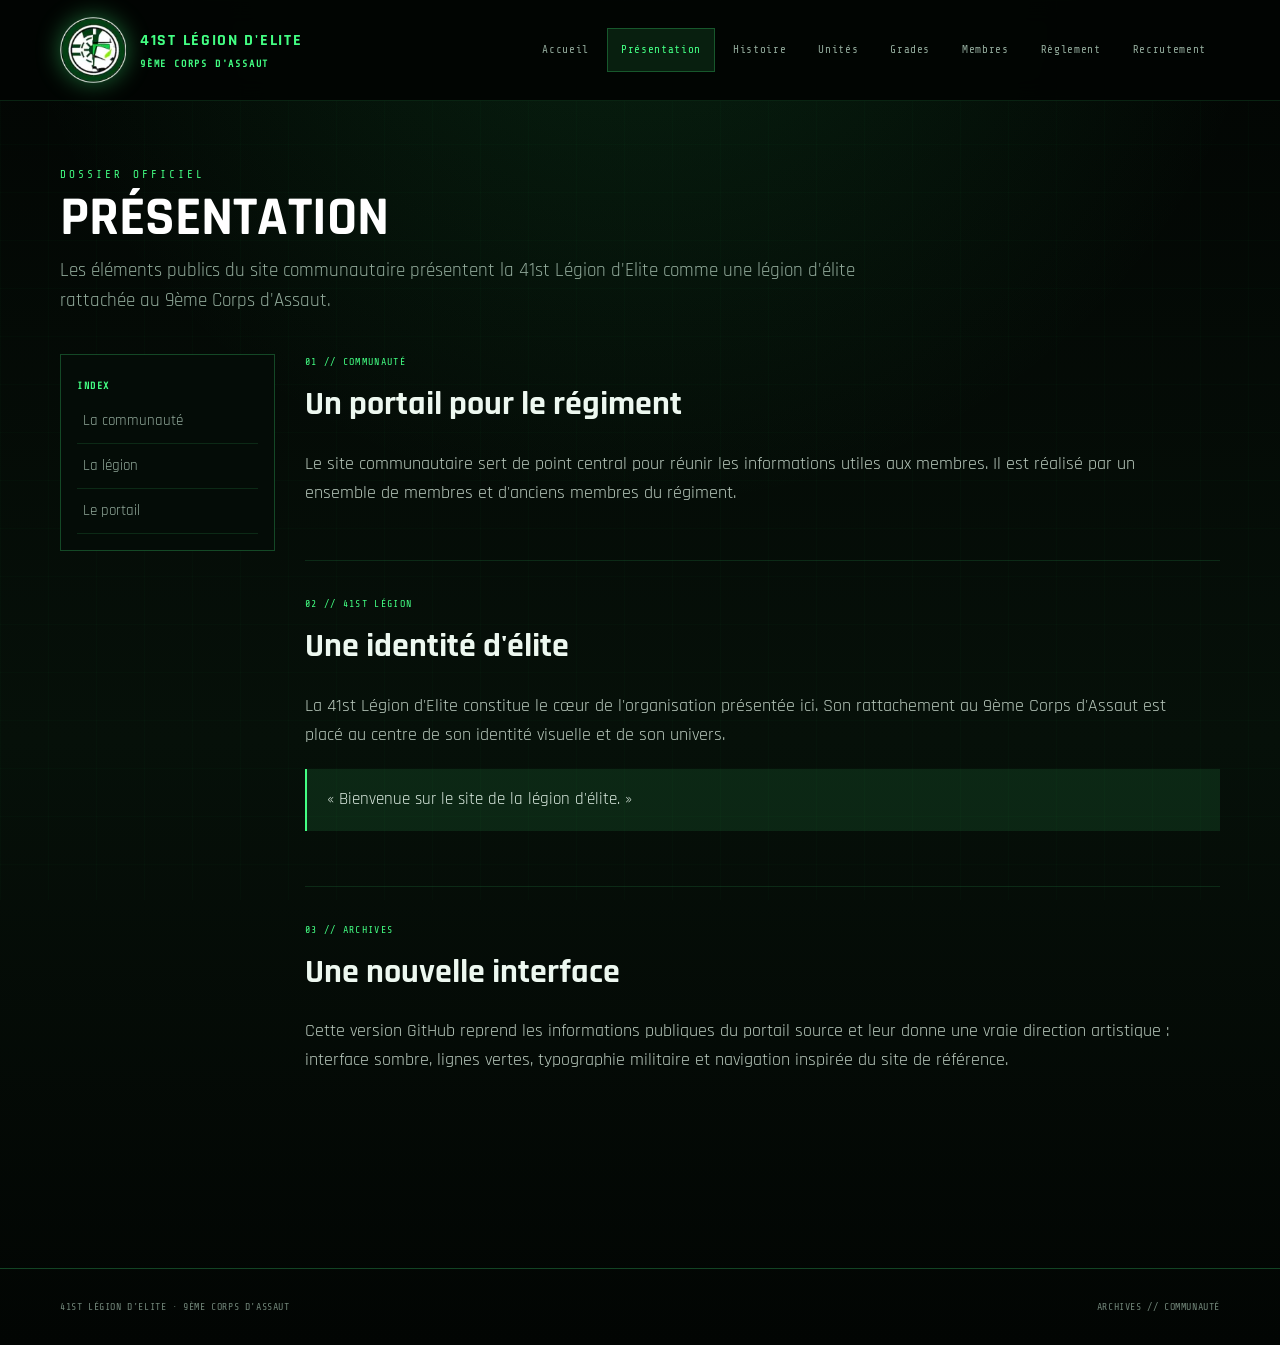
<file: presentation.html>
<!doctype html><html lang="fr"><head><meta charset="utf-8"><meta name="viewport" content="width=device-width,initial-scale=1"><meta name="theme-color" content="#020503"><title>Présentation — 41st Légion d'Elite</title><link rel="stylesheet" href="assets/style.css"></head><body>
<header><div class="wrap header"><a class="brand" href="index.html"><img src="assets/logo.png" alt="Logo"><span>41ST LÉGION D'ELITE<small>9ÈME CORPS D'ASSAUT</small></span></a><nav><a class="" href="index.html">Accueil</a><a class="active" href="presentation.html">Présentation</a><a class="" href="histoire.html">Histoire</a><a class="" href="unites.html">Unités</a><a class="" href="grades.html">Grades</a><a class="" href="membres.html">Membres</a><a class="" href="reglement.html">Règlement</a><a class="" href="recrutement.html">Recrutement</a></nav></div></header>
<main><section class="section"><div class="wrap"><div class="title"><div class="kicker">Dossier officiel</div><h1>Présentation</h1><p>Les éléments publics du site communautaire présentent la 41st Légion d'Elite comme une légion d'élite rattachée au 9ème Corps d'Assaut.</p></div><div class="layout"><aside class="toc"><strong>INDEX</strong><a href="#communaute">La communauté</a><a href="#legion">La légion</a><a href="#site">Le portail</a></aside><div><article class="article" id="communaute"><div class="tag">01 // COMMUNAUTÉ</div><h2>Un portail pour le régiment</h2><p>Le site communautaire sert de point central pour réunir les informations utiles aux membres. Il est réalisé par un ensemble de membres et d'anciens membres du régiment.</p></article><article class="article" id="legion"><div class="tag">02 // 41ST LÉGION</div><h2>Une identité d'élite</h2><p>La 41st Légion d'Elite constitue le cœur de l'organisation présentée ici. Son rattachement au 9ème Corps d'Assaut est placé au centre de son identité visuelle et de son univers.</p><div class="quote">« Bienvenue sur le site de la légion d'élite. »</div></article><article class="article" id="site"><div class="tag">03 // ARCHIVES</div><h2>Une nouvelle interface</h2><p>Cette version GitHub reprend les informations publiques du portail source et leur donne une vraie direction artistique : interface sombre, lignes vertes, typographie militaire et navigation inspirée du site de référence.</p></article></div></div></div></section></main><footer><div class="wrap foot"><span>41ST LÉGION D'ELITE · 9ÈME CORPS D'ASSAUT</span><span>ARCHIVES // COMMUNAUTÉ</span></div></footer></body></html>
</file>
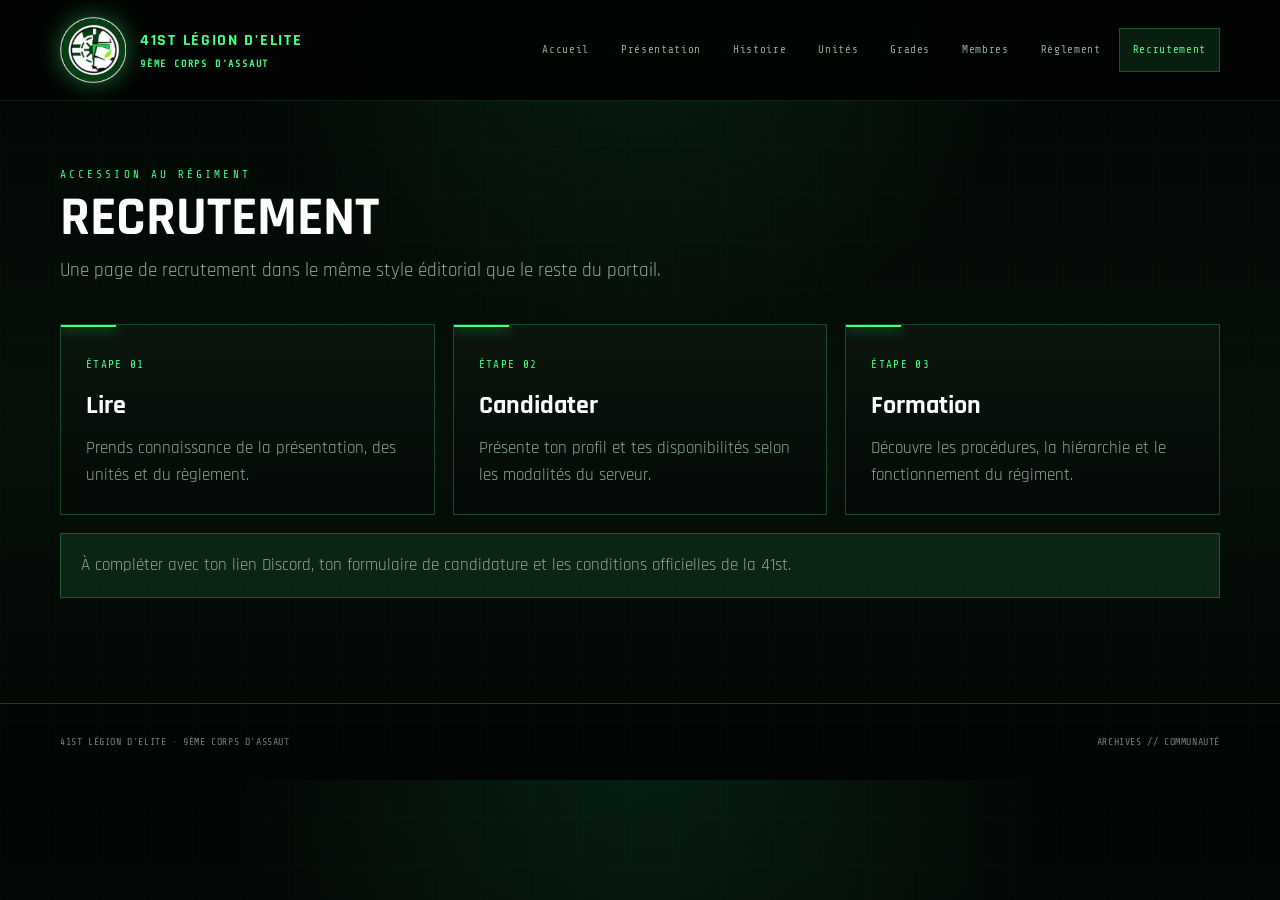
<file: recrutement.html>
<!doctype html><html lang="fr"><head><meta charset="utf-8"><meta name="viewport" content="width=device-width,initial-scale=1"><meta name="theme-color" content="#020503"><title>Recrutement — 41st Légion d'Elite</title><link rel="stylesheet" href="assets/style.css"></head><body>
<header><div class="wrap header"><a class="brand" href="index.html"><img src="assets/logo.png" alt="Logo"><span>41ST LÉGION D'ELITE<small>9ÈME CORPS D'ASSAUT</small></span></a><nav><a class="" href="index.html">Accueil</a><a class="" href="presentation.html">Présentation</a><a class="" href="histoire.html">Histoire</a><a class="" href="unites.html">Unités</a><a class="" href="grades.html">Grades</a><a class="" href="membres.html">Membres</a><a class="" href="reglement.html">Règlement</a><a class="active" href="recrutement.html">Recrutement</a></nav></div></header>
<main><section class="section"><div class="wrap"><div class="title"><div class="kicker">Accession au régiment</div><h1>Recrutement</h1><p>Une page de recrutement dans le même style éditorial que le reste du portail.</p></div><div class="grid"><article class="card"><span class="meta">ÉTAPE 01</span><h3>Lire</h3><p>Prends connaissance de la présentation, des unités et du règlement.</p></article><article class="card"><span class="meta">ÉTAPE 02</span><h3>Candidater</h3><p>Présente ton profil et tes disponibilités selon les modalités du serveur.</p></article><article class="card"><span class="meta">ÉTAPE 03</span><h3>Formation</h3><p>Découvre les procédures, la hiérarchie et le fonctionnement du régiment.</p></article></div><div class="notice" style="margin-top:18px">À compléter avec ton lien Discord, ton formulaire de candidature et les conditions officielles de la 41st.</div></div></section></main><footer><div class="wrap foot"><span>41ST LÉGION D'ELITE · 9ÈME CORPS D'ASSAUT</span><span>ARCHIVES // COMMUNAUTÉ</span></div></footer></body></html>
</file>
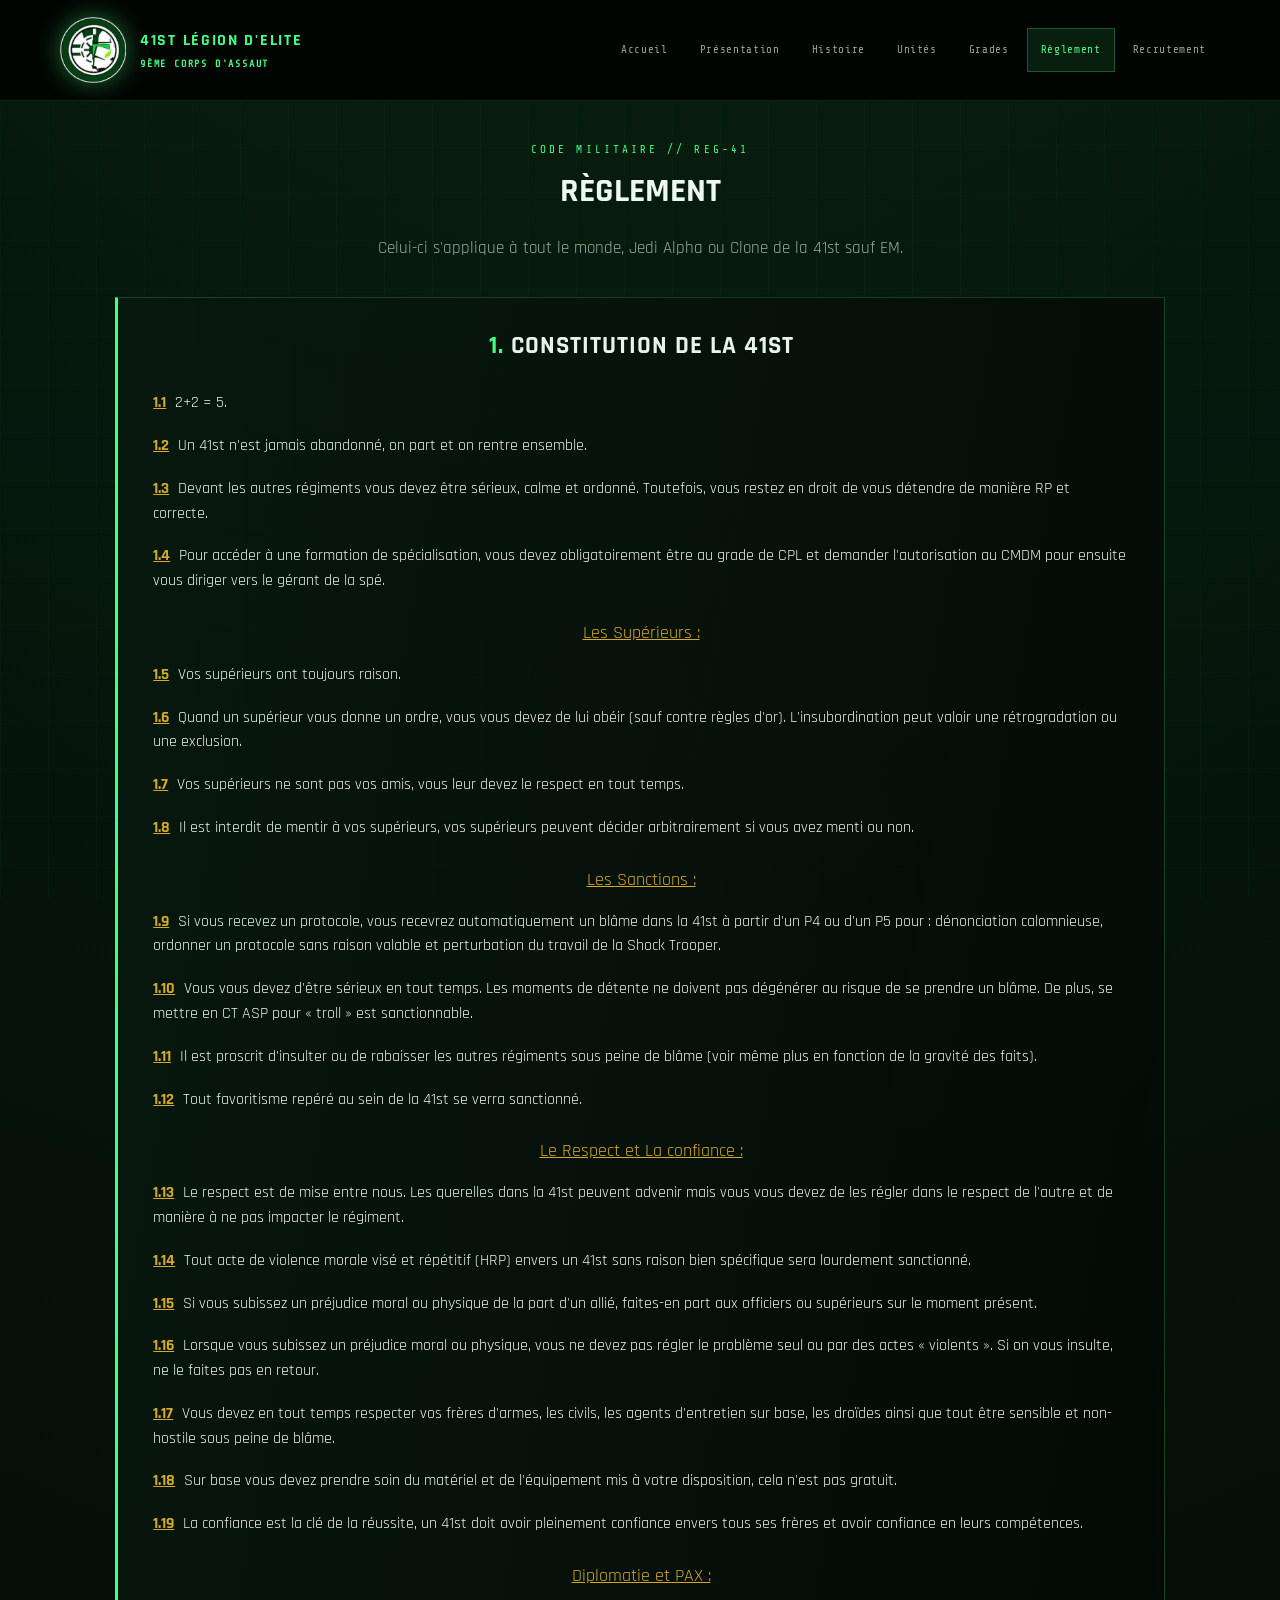
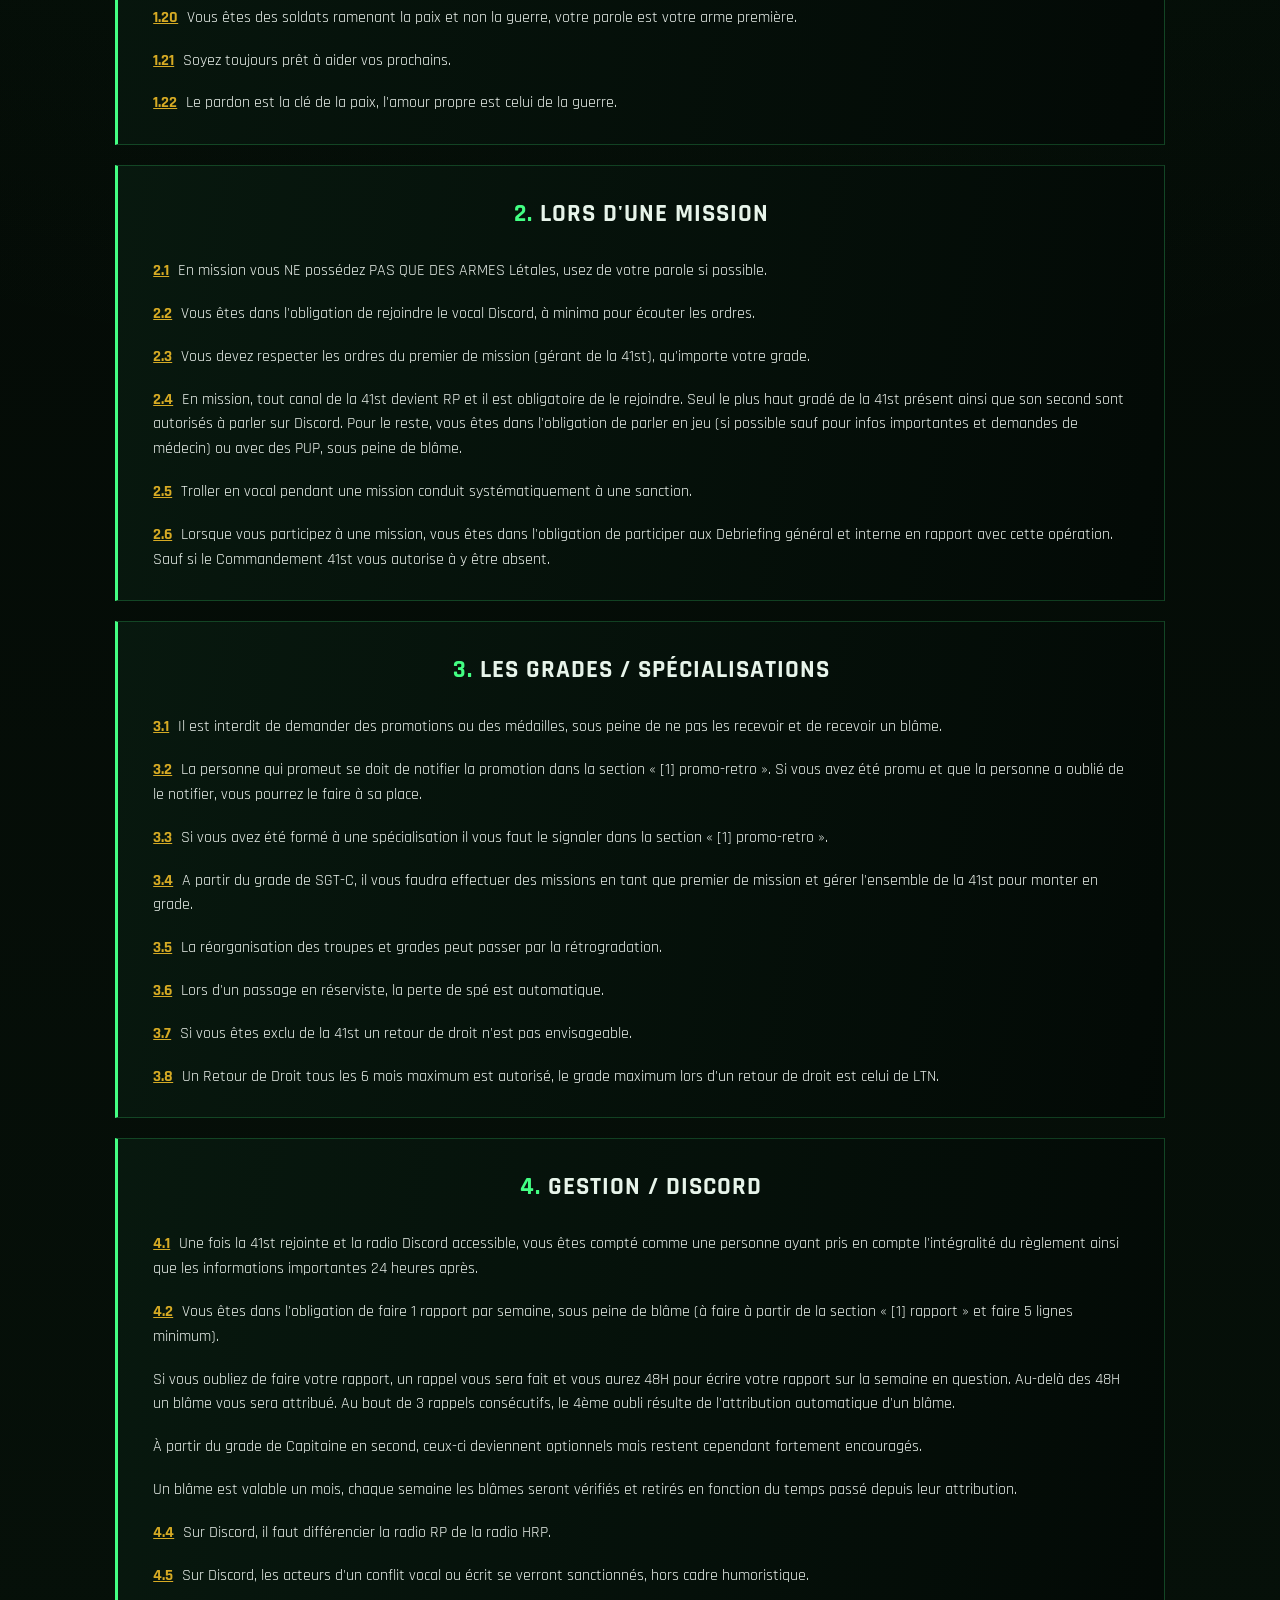
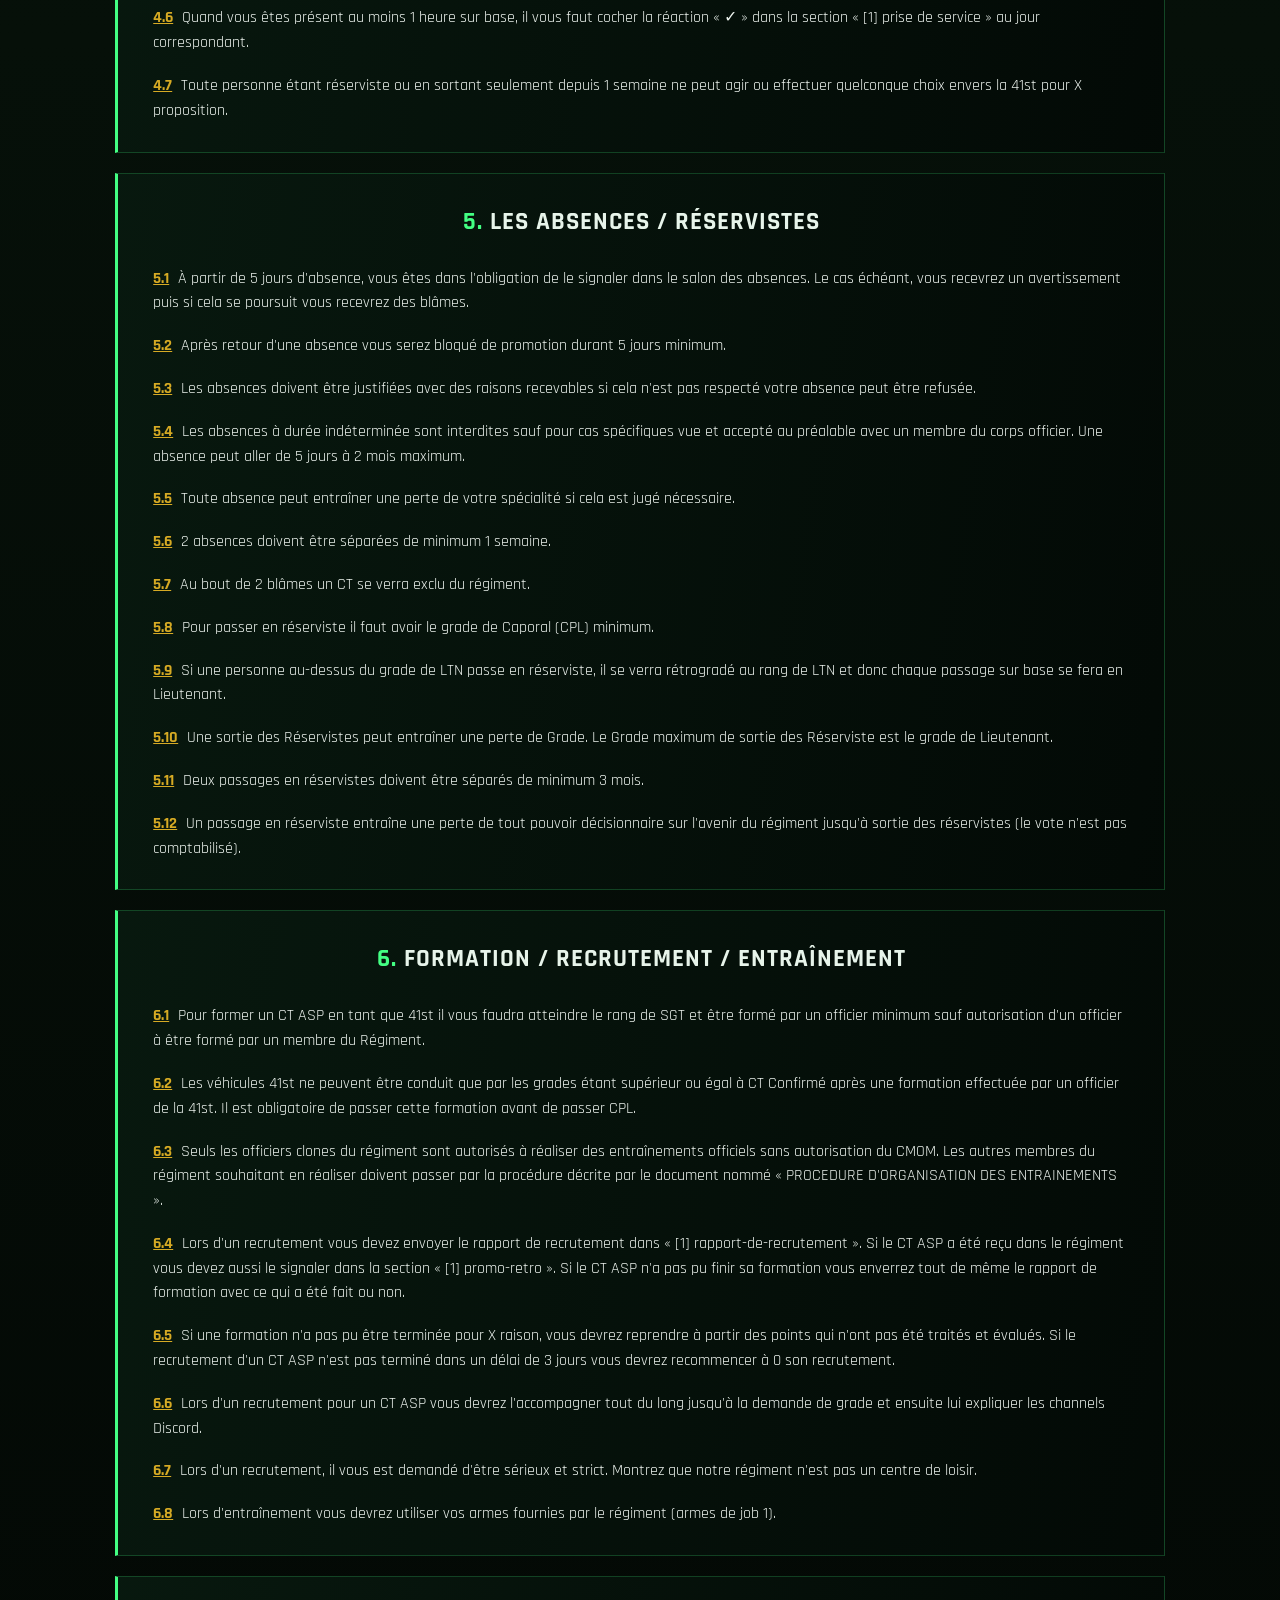
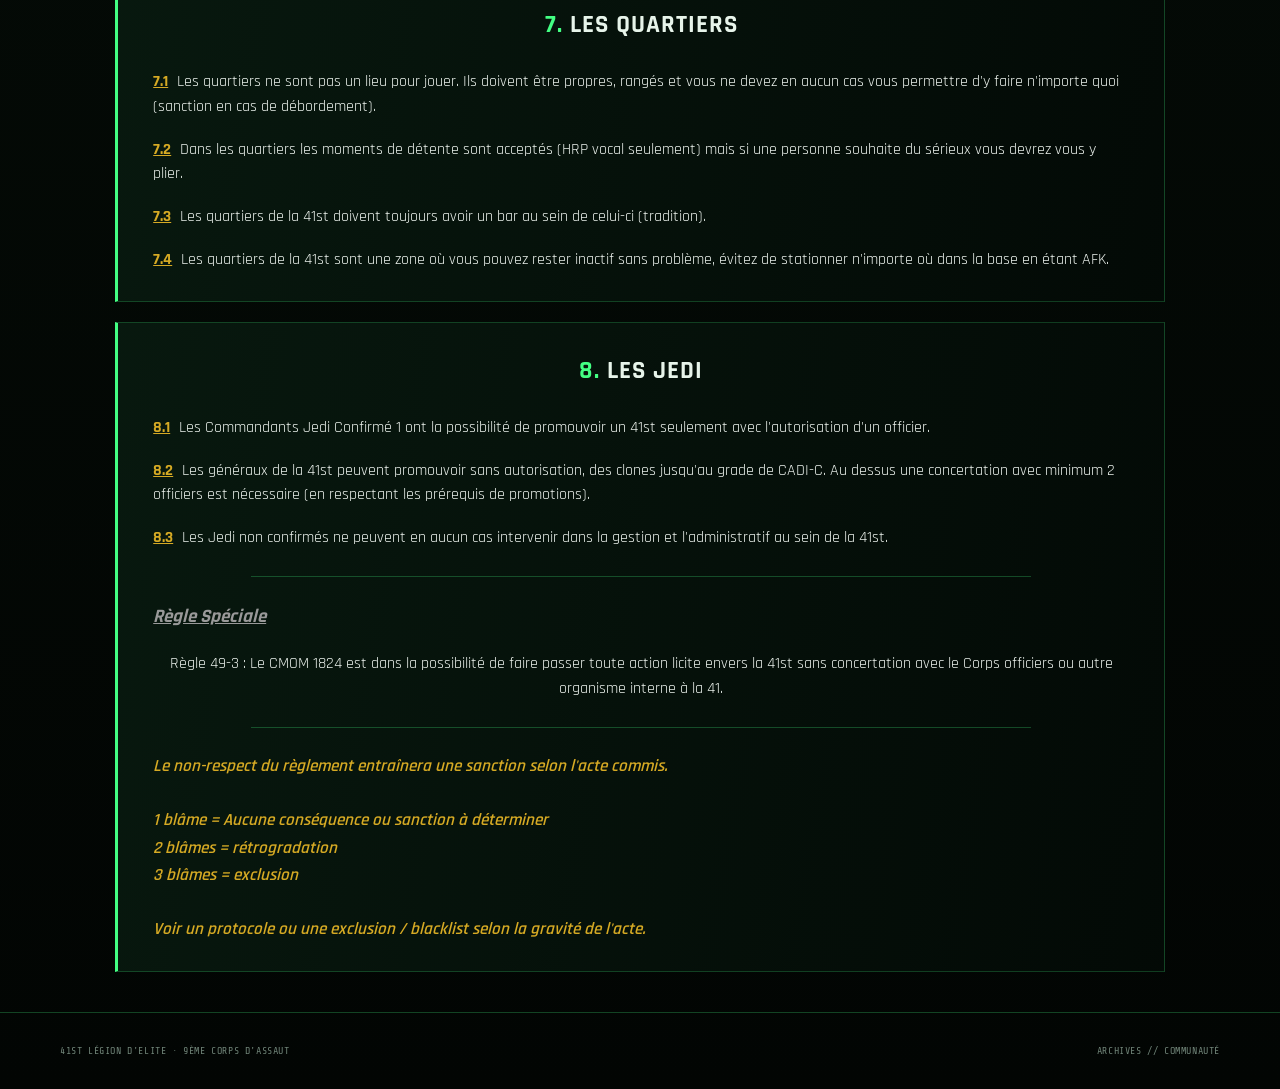
<file: reglement.html>
<!doctype html>
<html lang="fr">

<head>
    <meta charset="utf-8">
    <meta name="viewport" content="width=device-width, initial-scale=1">

    <title>Règlement — 41st Légion d'Elite</title>

    <link rel="stylesheet" href="assets/style.css">

    <style>

        /* =====================================================
           RÈGLEMENT
        ===================================================== */

        .reglement {
            width: 82%;
            margin: 40px auto;
        }

        .reglement-intro {
            text-align: center;
            margin-bottom: 35px;
        }

        .reglement-intro h1 {
            margin: 5px 0 10px;
        }

        .reglement-intro p {
            color: #9daaa3;
        }


        /* =====================================================
           CATÉGORIE
        ===================================================== */

        .reglement-section {
            margin-bottom: 20px;

            background: linear-gradient(
                100deg,
                rgba(8, 25, 15, .97),
                rgba(3, 10, 6, .95)
            );

            border: 1px solid rgba(67, 255, 131, .20);

            border-left: 3px solid #43ff83;

            padding: 28px 35px;

            transition: .25s ease;
        }

        .reglement-section:hover {
            border-color: rgba(67, 255, 131, .45);

            box-shadow:
                0 0 25px rgba(67, 255, 131, .07);
        }


        /* TITRE */

        .reglement-section h2 {
            margin: 0 0 25px;

            text-align: center;

            color: #e7f4ea;

            font-size: 25px;

            text-transform: uppercase;

            letter-spacing: 1px;
        }

        .reglement-section h2 span {
            color: #43ff83;
        }


        /* SOUS-TITRE */

        .reglement-subtitle {
            margin: 25px 0 15px;

            text-align: center;

            color: #d6aa24;

            font-size: 18px;

            text-decoration: underline;
        }


        /* RÈGLE */

        .regle {
            margin: 0 0 18px;

            color: #edf3ee;

            font-size: 16px;

            line-height: 1.55;
        }

        .regle:last-child {
            margin-bottom: 0;
        }

        .numero {
            color: #d6aa24;

            font-weight: 700;

            text-decoration: underline;

            margin-right: 5px;
        }


        /* LIGNE DE SÉPARATION */

        .separation {
            height: 1px;

            background: rgba(67, 255, 131, .25);

            margin: 25px auto;

            width: 80%;
        }


        /* RÈGLE SPÉCIALE */

        .special {
            text-align: center;
        }

        .special-title {
            color: #999;

            font-size: 19px;

            font-weight: bold;

            font-style: italic;

            text-decoration: underline;

            margin-bottom: 20px;
        }


        /* SANCTIONS */

        .sanctions {
            color: #d6aa24;

            font-style: italic;

            font-weight: 600;

            margin-top: 25px;
        }


        /* =====================================================
           MOBILE
        ===================================================== */

        @media (max-width: 700px) {

            .reglement {
                width: 94%;
            }

            .reglement-section {
                padding: 22px 20px;
            }

            .reglement-section h2 {
                font-size: 21px;
            }

            .regle {
                font-size: 14px;
            }

        }

    </style>

</head>


<body>


<!-- =====================================================
     HEADER
===================================================== -->

<header>

    <div class="wrap header">

        <a class="brand" href="index.html">

            <img src="assets/logo.png" alt="Logo">

            <span>
                41ST LÉGION D'ELITE
                <small>9ÈME CORPS D'ASSAUT</small>
            </span>

        </a>


        <nav>

            <a href="index.html">Accueil</a>

            <a href="presentation.html">Présentation</a>

            <a href="histoire.html">Histoire</a>

            <a href="unites.html">Unités</a>

            <a href="grades.html">Grades</a>

            <a class="active" href="reglement.html">Règlement</a>

            <a href="recrutement.html">Recrutement</a>

        </nav>

    </div>

</header>



<!-- =====================================================
     RÈGLEMENT
===================================================== -->

<main>

<div class="reglement">


    <!-- INTRODUCTION -->

    <div class="reglement-intro">

        <div class="kicker">
            CODE MILITAIRE // REG-41
        </div>

        <h1>
            RÈGLEMENT
        </h1>

        <p>
            Celui-ci s'applique à tout le monde, Jedi Alpha ou
            Clone de la 41st sauf EM.
        </p>

    </div>



    <!-- =================================================
         1. CONSTITUTION
    ================================================= -->

    <section class="reglement-section">

        <h2>
            <span>1.</span> Constitution de la 41st
        </h2>


        <p class="regle">
            <span class="numero">1.1</span>
            2+2 = 5.
        </p>


        <p class="regle">
            <span class="numero">1.2</span>
            Un 41st n'est jamais abandonné, on part et on rentre ensemble.
        </p>


        <p class="regle">
            <span class="numero">1.3</span>
            Devant les autres régiments vous devez être sérieux, calme et ordonné.
            Toutefois, vous restez en droit de vous détendre de manière RP et correcte.
        </p>


        <p class="regle">
            <span class="numero">1.4</span>
            Pour accéder à une formation de spécialisation, vous devez obligatoirement
            être au grade de CPL et demander l'autorisation au CMDM pour ensuite vous
            diriger vers le gérant de la spé.
        </p>


        <div class="reglement-subtitle">
            Les Supérieurs :
        </div>


        <p class="regle">
            <span class="numero">1.5</span>
            Vos supérieurs ont toujours raison.
        </p>


        <p class="regle">
            <span class="numero">1.6</span>
            Quand un supérieur vous donne un ordre, vous vous devez de lui obéir
            (sauf contre règles d'or). L'insubordination peut valoir une rétrogradation
            ou une exclusion.
        </p>


        <p class="regle">
            <span class="numero">1.7</span>
            Vos supérieurs ne sont pas vos amis, vous leur devez le respect en tout temps.
        </p>


        <p class="regle">
            <span class="numero">1.8</span>
            Il est interdit de mentir à vos supérieurs, vos supérieurs peuvent décider
            arbitrairement si vous avez menti ou non.
        </p>


        <div class="reglement-subtitle">
            Les Sanctions :
        </div>


        <p class="regle">
            <span class="numero">1.9</span>
            Si vous recevez un protocole, vous recevrez automatiquement un blâme
            dans la 41st à partir d'un P4 ou d'un P5 pour : dénonciation calomnieuse,
            ordonner un protocole sans raison valable et perturbation du travail
            de la Shock Trooper.
        </p>


        <p class="regle">
            <span class="numero">1.10</span>
            Vous vous devez d'être sérieux en tout temps. Les moments de détente
            ne doivent pas dégénérer au risque de se prendre un blâme. De plus,
            se mettre en CT ASP pour « troll » est sanctionnable.
        </p>


        <p class="regle">
            <span class="numero">1.11</span>
            Il est proscrit d'insulter ou de rabaisser les autres régiments sous
            peine de blâme (voir même plus en fonction de la gravité des faits).
        </p>


        <p class="regle">
            <span class="numero">1.12</span>
            Tout favoritisme repéré au sein de la 41st se verra sanctionné.
        </p>


        <div class="reglement-subtitle">
            Le Respect et La confiance :
        </div>


        <p class="regle">
            <span class="numero">1.13</span>
            Le respect est de mise entre nous. Les querelles dans la 41st peuvent
            advenir mais vous vous devez de les régler dans le respect de l'autre
            et de manière à ne pas impacter le régiment.
        </p>


        <p class="regle">
            <span class="numero">1.14</span>
            Tout acte de violence morale visé et répétitif (HRP) envers un 41st
            sans raison bien spécifique sera lourdement sanctionné.
        </p>


        <p class="regle">
            <span class="numero">1.15</span>
            Si vous subissez un préjudice moral ou physique de la part d'un allié,
            faites-en part aux officiers ou supérieurs sur le moment présent.
        </p>


        <p class="regle">
            <span class="numero">1.16</span>
            Lorsque vous subissez un préjudice moral ou physique, vous ne devez pas
            régler le problème seul ou par des actes « violents ». Si on vous insulte,
            ne le faites pas en retour.
        </p>


        <p class="regle">
            <span class="numero">1.17</span>
            Vous devez en tout temps respecter vos frères d'armes, les civils,
            les agents d'entretien sur base, les droïdes ainsi que tout être sensible
            et non-hostile sous peine de blâme.
        </p>


        <p class="regle">
            <span class="numero">1.18</span>
            Sur base vous devez prendre soin du matériel et de l'équipement mis
            à votre disposition, cela n'est pas gratuit.
        </p>


        <p class="regle">
            <span class="numero">1.19</span>
            La confiance est la clé de la réussite, un 41st doit avoir pleinement
            confiance envers tous ses frères et avoir confiance en leurs compétences.
        </p>


        <div class="reglement-subtitle">
            Diplomatie et PAX :
        </div>


        <p class="regle">
            <span class="numero">1.20</span>
            Vous êtes des soldats ramenant la paix et non la guerre, votre parole
            est votre arme première.
        </p>


        <p class="regle">
            <span class="numero">1.21</span>
            Soyez toujours prêt à aider vos prochains.
        </p>


        <p class="regle">
            <span class="numero">1.22</span>
            Le pardon est la clé de la paix, l'amour propre est celui de la guerre.
        </p>

    </section>



    <!-- =================================================
         2. MISSION
    ================================================= -->

    <section class="reglement-section">

        <h2>
            <span>2.</span> Lors d'une Mission
        </h2>


        <p class="regle">
            <span class="numero">2.1</span>
            En mission vous NE possédez PAS QUE DES ARMES Létales,
            usez de votre parole si possible.
        </p>


        <p class="regle">
            <span class="numero">2.2</span>
            Vous êtes dans l'obligation de rejoindre le vocal Discord,
            à minima pour écouter les ordres.
        </p>


        <p class="regle">
            <span class="numero">2.3</span>
            Vous devez respecter les ordres du premier de mission
            (gérant de la 41st), qu'importe votre grade.
        </p>


        <p class="regle">
            <span class="numero">2.4</span>
            En mission, tout canal de la 41st devient RP et il est obligatoire
            de le rejoindre. Seul le plus haut gradé de la 41st présent ainsi
            que son second sont autorisés à parler sur Discord. Pour le reste,
            vous êtes dans l'obligation de parler en jeu (si possible sauf pour
            infos importantes et demandes de médecin) ou avec des PUP,
            sous peine de blâme.
        </p>


        <p class="regle">
            <span class="numero">2.5</span>
            Troller en vocal pendant une mission conduit systématiquement
            à une sanction.
        </p>


        <p class="regle">
            <span class="numero">2.6</span>
            Lorsque vous participez à une mission, vous êtes dans l'obligation
            de participer aux Debriefing général et interne en rapport avec cette
            opération. Sauf si le Commandement 41st vous autorise à y être absent.
        </p>

    </section>



    <!-- =================================================
         3. GRADES
    ================================================= -->

    <section class="reglement-section">

        <h2>
            <span>3.</span> Les Grades / Spécialisations
        </h2>


        <p class="regle">
            <span class="numero">3.1</span>
            Il est interdit de demander des promotions ou des médailles,
            sous peine de ne pas les recevoir et de recevoir un blâme.
        </p>


        <p class="regle">
            <span class="numero">3.2</span>
            La personne qui promeut se doit de notifier la promotion dans
            la section « [1] promo-retro ». Si vous avez été promu et que la
            personne a oublié de le notifier, vous pourrez le faire à sa place.
        </p>


        <p class="regle">
            <span class="numero">3.3</span>
            Si vous avez été formé à une spécialisation il vous faut le signaler
            dans la section « [1] promo-retro ».
        </p>


        <p class="regle">
            <span class="numero">3.4</span>
            A partir du grade de SGT-C, il vous faudra effectuer des missions
            en tant que premier de mission et gérer l'ensemble de la 41st
            pour monter en grade.
        </p>


        <p class="regle">
            <span class="numero">3.5</span>
            La réorganisation des troupes et grades peut passer par la rétrogradation.
        </p>


        <p class="regle">
            <span class="numero">3.6</span>
            Lors d'un passage en réserviste, la perte de spé est automatique.
        </p>


        <p class="regle">
            <span class="numero">3.7</span>
            Si vous êtes exclu de la 41st un retour de droit n'est pas envisageable.
        </p>


        <p class="regle">
            <span class="numero">3.8</span>
            Un Retour de Droit tous les 6 mois maximum est autorisé,
            le grade maximum lors d'un retour de droit est celui de LTN.
        </p>

    </section>



    <!-- =================================================
         4. GESTION / DISCORD
    ================================================= -->

    <section class="reglement-section">

        <h2>
            <span>4.</span> Gestion / Discord
        </h2>


        <p class="regle">
            <span class="numero">4.1</span>
            Une fois la 41st rejointe et la radio Discord accessible,
            vous êtes compté comme une personne ayant pris en compte
            l'intégralité du règlement ainsi que les informations importantes
            24 heures après.
        </p>


        <p class="regle">
            <span class="numero">4.2</span>
            Vous êtes dans l'obligation de faire 1 rapport par semaine,
            sous peine de blâme (à faire à partir de la section
            « [1] rapport » et faire 5 lignes minimum).
        </p>


        <p class="regle">
            Si vous oubliez de faire votre rapport, un rappel vous sera fait
            et vous aurez 48H pour écrire votre rapport sur la semaine en question.
            Au-delà des 48H un blâme vous sera attribué. Au bout de 3 rappels
            consécutifs, le 4ème oubli résulte de l'attribution automatique d'un blâme.
        </p>


        <p class="regle">
            À partir du grade de Capitaine en second, ceux-ci deviennent optionnels
            mais restent cependant fortement encouragés.
        </p>


        <p class="regle">
            Un blâme est valable un mois, chaque semaine les blâmes seront vérifiés
            et retirés en fonction du temps passé depuis leur attribution.
        </p>


        <p class="regle">
            <span class="numero">4.4</span>
            Sur Discord, il faut différencier la radio RP de la radio HRP.
        </p>


        <p class="regle">
            <span class="numero">4.5</span>
            Sur Discord, les acteurs d'un conflit vocal ou écrit se verront
            sanctionnés, hors cadre humoristique.
        </p>


        <p class="regle">
            <span class="numero">4.6</span>
            Quand vous êtes présent au moins 1 heure sur base, il vous faut
            cocher la réaction « ✓ » dans la section « [1] prise de service »
            au jour correspondant.
        </p>


        <p class="regle">
            <span class="numero">4.7</span>
            Toute personne étant réserviste ou en sortant seulement depuis
            1 semaine ne peut agir ou effectuer quelconque choix envers
            la 41st pour X proposition.
        </p>

    </section>



    <!-- =================================================
         5. ABSENCES / RÉSERVISTES
    ================================================= -->

    <section class="reglement-section">

        <h2>
            <span>5.</span> Les absences / Réservistes
        </h2>


        <p class="regle">
            <span class="numero">5.1</span>
            À partir de 5 jours d'absence, vous êtes dans l'obligation de le
            signaler dans le salon des absences. Le cas échéant, vous recevrez
            un avertissement puis si cela se poursuit vous recevrez des blâmes.
        </p>


        <p class="regle">
            <span class="numero">5.2</span>
            Après retour d'une absence vous serez bloqué de promotion durant
            5 jours minimum.
        </p>


        <p class="regle">
            <span class="numero">5.3</span>
            Les absences doivent être justifiées avec des raisons recevables
            si cela n'est pas respecté votre absence peut être refusée.
        </p>


        <p class="regle">
            <span class="numero">5.4</span>
            Les absences à durée indéterminée sont interdites sauf pour cas
            spécifiques vue et accepté au préalable avec un membre du corps officier.
            Une absence peut aller de 5 jours à 2 mois maximum.
        </p>


        <p class="regle">
            <span class="numero">5.5</span>
            Toute absence peut entraîner une perte de votre spécialité si cela
            est jugé nécessaire.
        </p>


        <p class="regle">
            <span class="numero">5.6</span>
            2 absences doivent être séparées de minimum 1 semaine.
        </p>


        <p class="regle">
            <span class="numero">5.7</span>
            Au bout de 2 blâmes un CT se verra exclu du régiment.
        </p>


        <p class="regle">
            <span class="numero">5.8</span>
            Pour passer en réserviste il faut avoir le grade de Caporal (CPL) minimum.
        </p>


        <p class="regle">
            <span class="numero">5.9</span>
            Si une personne au-dessus du grade de LTN passe en réserviste,
            il se verra rétrogradé au rang de LTN et donc chaque passage sur
            base se fera en Lieutenant.
        </p>


        <p class="regle">
            <span class="numero">5.10</span>
            Une sortie des Réservistes peut entraîner une perte de Grade.
            Le Grade maximum de sortie des Réserviste est le grade de Lieutenant.
        </p>


        <p class="regle">
            <span class="numero">5.11</span>
            Deux passages en réservistes doivent être séparés de minimum 3 mois.
        </p>


        <p class="regle">
            <span class="numero">5.12</span>
            Un passage en réserviste entraîne une perte de tout pouvoir décisionnaire
            sur l'avenir du régiment jusqu'à sortie des réservistes
            (le vote n'est pas comptabilisé).
        </p>

    </section>



    <!-- =================================================
         6. FORMATION / RECRUTEMENT
    ================================================= -->

    <section class="reglement-section">

        <h2>
            <span>6.</span> Formation / Recrutement / Entraînement
        </h2>


        <p class="regle">
            <span class="numero">6.1</span>
            Pour former un CT ASP en tant que 41st il vous faudra atteindre
            le rang de SGT et être formé par un officier minimum sauf autorisation
            d'un officier à être formé par un membre du Régiment.
        </p>


        <p class="regle">
            <span class="numero">6.2</span>
            Les véhicules 41st ne peuvent être conduit que par les grades étant
            supérieur ou égal à CT Confirmé après une formation effectuée par
            un officier de la 41st. Il est obligatoire de passer cette formation
            avant de passer CPL.
        </p>


        <p class="regle">
            <span class="numero">6.3</span>
            Seuls les officiers clones du régiment sont autorisés à réaliser
            des entraînements officiels sans autorisation du CMOM.
            Les autres membres du régiment souhaitant en réaliser doivent passer
            par la procédure décrite par le document nommé
            « PROCEDURE D'ORGANISATION DES ENTRAINEMENTS ».
        </p>


        <p class="regle">
            <span class="numero">6.4</span>
            Lors d'un recrutement vous devez envoyer le rapport de recrutement
            dans « [1] rapport-de-recrutement ». Si le CT ASP a été reçu dans
            le régiment vous devez aussi le signaler dans la section
            « [1] promo-retro ». Si le CT ASP n'a pas pu finir sa formation
            vous enverrez tout de même le rapport de formation avec ce qui
            a été fait ou non.
        </p>


        <p class="regle">
            <span class="numero">6.5</span>
            Si une formation n'a pas pu être terminée pour X raison,
            vous devrez reprendre à partir des points qui n'ont pas été
            traités et évalués. Si le recrutement d'un CT ASP n'est pas
            terminé dans un délai de 3 jours vous devrez recommencer à 0
            son recrutement.
        </p>


        <p class="regle">
            <span class="numero">6.6</span>
            Lors d'un recrutement pour un CT ASP vous devrez l'accompagner
            tout du long jusqu'à la demande de grade et ensuite lui expliquer
            les channels Discord.
        </p>


        <p class="regle">
            <span class="numero">6.7</span>
            Lors d'un recrutement, il vous est demandé d'être sérieux et strict.
            Montrez que notre régiment n'est pas un centre de loisir.
        </p>


        <p class="regle">
            <span class="numero">6.8</span>
            Lors d'entraînement vous devrez utiliser vos armes fournies par
            le régiment (armes de job 1).
        </p>

    </section>



    <!-- =================================================
         7. QUARTIERS
    ================================================= -->

    <section class="reglement-section">

        <h2>
            <span>7.</span> Les quartiers
        </h2>


        <p class="regle">
            <span class="numero">7.1</span>
            Les quartiers ne sont pas un lieu pour jouer. Ils doivent être propres,
            rangés et vous ne devez en aucun cas vous permettre d'y faire n'importe
            quoi (sanction en cas de débordement).
        </p>


        <p class="regle">
            <span class="numero">7.2</span>
            Dans les quartiers les moments de détente sont acceptés
            (HRP vocal seulement) mais si une personne souhaite du sérieux
            vous devrez vous y plier.
        </p>


        <p class="regle">
            <span class="numero">7.3</span>
            Les quartiers de la 41st doivent toujours avoir un bar au sein
            de celui-ci (tradition).
        </p>


        <p class="regle">
            <span class="numero">7.4</span>
            Les quartiers de la 41st sont une zone où vous pouvez rester
            inactif sans problème, évitez de stationner n'importe où dans
            la base en étant AFK.
        </p>

    </section>



    <!-- =================================================
         8. JEDI
    ================================================= -->

    <section class="reglement-section">

        <h2>
            <span>8.</span> Les Jedi
        </h2>


        <p class="regle">
            <span class="numero">8.1</span>
            Les Commandants Jedi Confirmé 1 ont la possibilité de promouvoir
            un 41st seulement avec l'autorisation d'un officier.
        </p>


        <p class="regle">
            <span class="numero">8.2</span>
            Les généraux de la 41st peuvent promouvoir sans autorisation,
            des clones jusqu'au grade de CADI-C. Au dessus une concertation
            avec minimum 2 officiers est nécessaire (en respectant les
            prérequis de promotions).
        </p>


        <p class="regle">
            <span class="numero">8.3</span>
            Les Jedi non confirmés ne peuvent en aucun cas intervenir
            dans la gestion et l'administratif au sein de la 41st.
        </p>


        <div class="separation"></div>


        <div class="special-title">
            Règle Spéciale
        </div>


        <p class="regle special">
            Règle 49-3 : Le CMOM 1824 est dans la possibilité de faire
            passer toute action licite envers la 41st sans concertation
            avec le Corps officiers ou autre organisme interne à la 41.
        </p>


        <div class="separation"></div>


        <div class="sanctions">

            Le non-respect du règlement entraînera une sanction
            selon l'acte commis.

            <br><br>

            1 blâme = Aucune conséquence ou sanction à déterminer

            <br>

            2 blâmes = rétrogradation

            <br>

            3 blâmes = exclusion

            <br><br>

            Voir un protocole ou une exclusion / blacklist selon
            la gravité de l'acte.

        </div>

    </section>


</div>

</main>



<!-- =====================================================
     FOOTER
===================================================== -->

<footer>

    <div class="wrap foot">

        <span>
            41ST LÉGION D'ELITE · 9ÈME CORPS D'ASSAUT
        </span>

        <span>
            ARCHIVES // COMMUNAUTÉ
        </span>

    </div>

</footer>


</body>
</html>
</file>
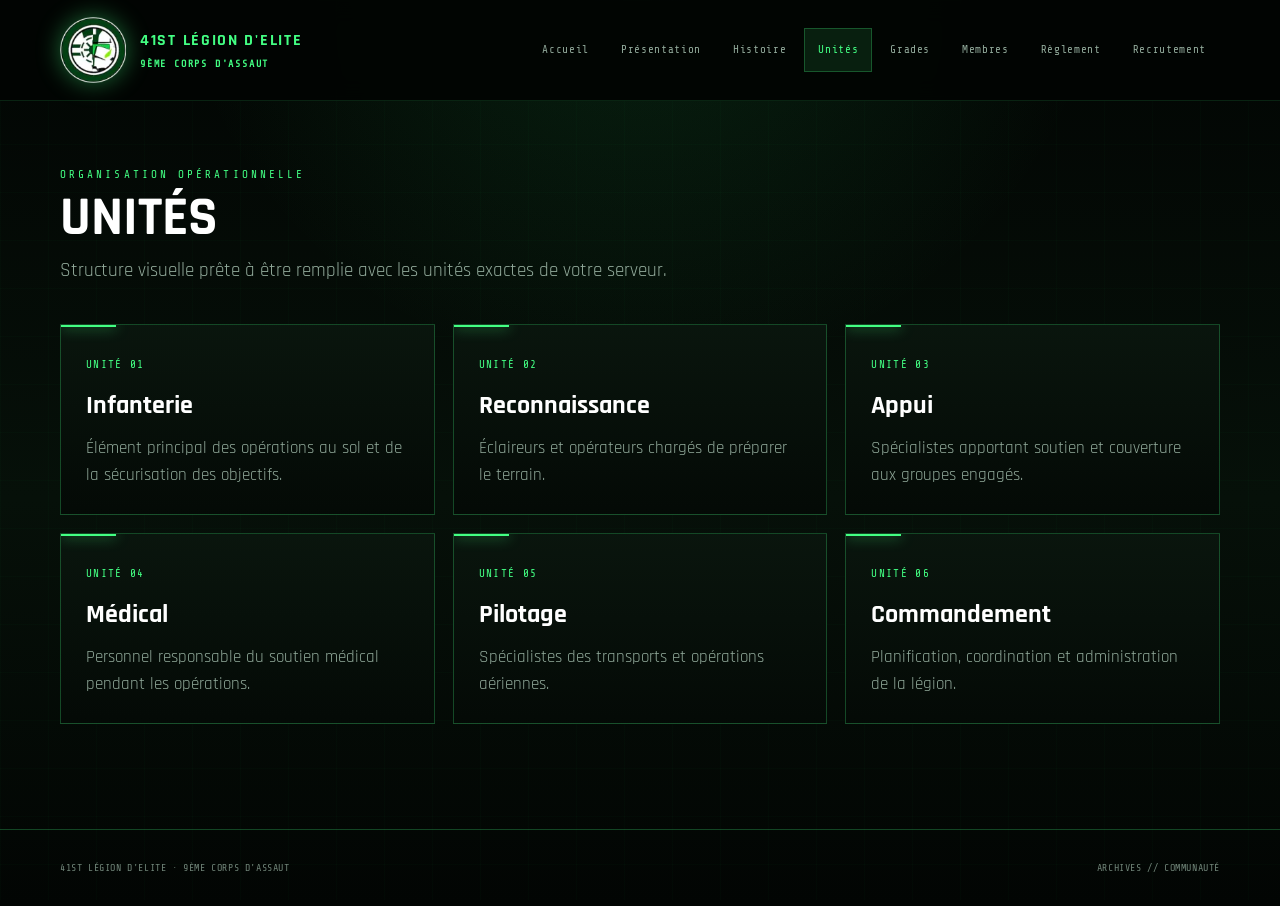
<file: unites.html>
<!doctype html><html lang="fr"><head><meta charset="utf-8"><meta name="viewport" content="width=device-width,initial-scale=1"><meta name="theme-color" content="#020503"><title>Unités — 41st Légion d'Elite</title><link rel="stylesheet" href="assets/style.css"></head><body>
<header><div class="wrap header"><a class="brand" href="index.html"><img src="assets/logo.png" alt="Logo"><span>41ST LÉGION D'ELITE<small>9ÈME CORPS D'ASSAUT</small></span></a><nav><a class="" href="index.html">Accueil</a><a class="" href="presentation.html">Présentation</a><a class="" href="histoire.html">Histoire</a><a class="active" href="unites.html">Unités</a><a class="" href="grades.html">Grades</a><a class="" href="membres.html">Membres</a><a class="" href="reglement.html">Règlement</a><a class="" href="recrutement.html">Recrutement</a></nav></div></header>
<main><section class="section"><div class="wrap"><div class="title"><div class="kicker">Organisation opérationnelle</div><h1>Unités</h1><p>Structure visuelle prête à être remplie avec les unités exactes de votre serveur.</p></div><div class="grid"><article class="card"><span class="meta">UNITÉ 01</span><h3>Infanterie</h3><p>Élément principal des opérations au sol et de la sécurisation des objectifs.</p></article><article class="card"><span class="meta">UNITÉ 02</span><h3>Reconnaissance</h3><p>Éclaireurs et opérateurs chargés de préparer le terrain.</p></article><article class="card"><span class="meta">UNITÉ 03</span><h3>Appui</h3><p>Spécialistes apportant soutien et couverture aux groupes engagés.</p></article><article class="card"><span class="meta">UNITÉ 04</span><h3>Médical</h3><p>Personnel responsable du soutien médical pendant les opérations.</p></article><article class="card"><span class="meta">UNITÉ 05</span><h3>Pilotage</h3><p>Spécialistes des transports et opérations aériennes.</p></article><article class="card"><span class="meta">UNITÉ 06</span><h3>Commandement</h3><p>Planification, coordination et administration de la légion.</p></article></div></div></section></main><footer><div class="wrap foot"><span>41ST LÉGION D'ELITE · 9ÈME CORPS D'ASSAUT</span><span>ARCHIVES // COMMUNAUTÉ</span></div></footer></body></html>
</file>
<file: assets/style.css>
/* =========================================================
   41ST LÉGION D'ELITE
   STYLE PRINCIPAL
   ========================================================= */

@import url('https://fonts.googleapis.com/css2?family=Rajdhani:wght@400;500;600;700&family=Share+Tech+Mono&display=swap');


/* =========================================================
   VARIABLES
   ========================================================= */

:root {
    --bg: #020503;
    --surface: #07100a;
    --surface2: #0a160e;

    --green: #43ff83;
    --green-dark: #19b957;

    --green-light: rgba(67,255,131,.10);
    --green-border: rgba(67,255,131,.25);
    --green-line: rgba(67,255,131,.12);

    --text: #edf8f0;
    --muted: #91a99a;

    --max: 1160px;
}


/* =========================================================
   RESET
   ========================================================= */

* {
    box-sizing: border-box;
}

html {
    scroll-behavior: smooth;
}

body {
    margin: 0;
    position: relative;

    background:
        radial-gradient(
            circle at 50% -10%,
            rgba(43,215,102,.15),
            transparent 40%
        ),
        linear-gradient(
            180deg,
            #020503 0%,
            #061009 55%,
            #020503 100%
        );

    color: var(--text);

    font-family: 'Rajdhani', Arial, sans-serif;

    font-size: 17px;
    line-height: 1.6;
}


/* =========================================================
   FOND HUD
   ========================================================= */

body::before {
    content: "";

    position: fixed;
    inset: 0;

    pointer-events: none;
    z-index: -2;

    background-image:
        linear-gradient(
            rgba(67,255,131,.035) 1px,
            transparent 1px
        ),
        linear-gradient(
            90deg,
            rgba(67,255,131,.035) 1px,
            transparent 1px
        );

    background-size: 48px 48px;

    opacity: .6;
}


/* =========================================================
   LIENS
   ========================================================= */

a {
    color: inherit;
    text-decoration: none;
}


/* =========================================================
   CONTENEUR
   ========================================================= */

.wrap {
    width: min(
        var(--max),
        calc(100% - 34px)
    );

    margin: auto;
}


/* =========================================================
   HEADER
   ========================================================= */

header {
    position: sticky;
    top: 0;

    z-index: 100;

    background: rgba(2,5,3,.94);

    backdrop-filter: blur(12px);

    border-bottom: 1px solid var(--green-line);
}


.header {
    min-height: 100px;

    display: flex;

    align-items: center;

    gap: 30px;
}


/* =========================================================
   LOGO
   ========================================================= */

.brand {
    display: flex;

    align-items: center;

    gap: 14px;

    color: var(--green);

    font-weight: 700;

    letter-spacing: .10em;

    white-space: nowrap;
}


.brand img {
    width: 66px;
    height: 66px;

    object-fit: contain;

    filter:
        drop-shadow(
            0 0 12px
            rgba(67,255,131,.40)
        );
}


.brand span {
    font-size: 16px;
}


.brand small {
    display: block;

    margin-top: 3px;

    color: var(--green);

    font-family: 'Share Tech Mono', monospace;

    font-size: 10px;

    letter-spacing: .18em;
}


/* =========================================================
   NAVIGATION
   ========================================================= */

nav {
    margin-left: auto;

    display: flex;

    align-items: center;

    gap: 4px;

    flex-wrap: wrap;

    justify-content: flex-end;
}


nav a {
    padding: 12px 13px;

    border: 1px solid transparent;

    color: var(--muted);

    font-family: 'Share Tech Mono', monospace;

    font-size: 11px;

    letter-spacing: .06em;

    transition: .2s ease;
}


nav a:hover,
nav a.active {
    color: var(--green);

    border-color: var(--green-border);

    background: var(--green-light);
}


/* =========================================================
   HERO
   ========================================================= */

.hero {
    position: relative;

    overflow: hidden;

    text-align: center;

    padding: 90px 0 75px;

    border-bottom: 1px solid var(--green-line);
}


.hero-video {
    position: absolute;

    inset: 0;

    width: 100%;
    height: 100%;

    object-fit: cover;

    opacity: .35;

    filter:
        saturate(.65)
        hue-rotate(65deg)
        contrast(1.1);
}


.hero-overlay {
    position: absolute;

    inset: 0;

    background:
        linear-gradient(
            90deg,
            rgba(2,5,3,.94),
            rgba(2,5,3,.58),
            rgba(2,5,3,.92)
        ),
        linear-gradient(
            0deg,
            rgba(2,5,3,.96),
            transparent 55%
        );

    z-index: 1;
}


.hero-content {
    position: relative;

    z-index: 2;
}


.hero-logo {
    width: 165px;
    height: 165px;

    object-fit: contain;

    padding: 10px;

    border: 1px solid var(--green-border);

    border-radius: 50%;

    background: #061009;

    box-shadow:
        0 0 65px
        rgba(67,255,131,.15);
}


.kicker {
    color: var(--green);

    font-family: 'Share Tech Mono', monospace;

    font-size: 11px;

    letter-spacing: .28em;

    text-transform: uppercase;
}


.hero h1 {
    margin: 18px 0 5px;

    color: white;

    font-size: clamp(
        48px,
        7vw,
        82px
    );

    line-height: .95;

    text-transform: uppercase;

    letter-spacing: .05em;
}


.hero h2 {
    margin: 0 0 20px;

    color: #b9cabe;

    font-size: 28px;

    font-weight: 500;
}


.hero p {
    max-width: 750px;

    margin: auto;

    color: var(--muted);

    font-size: 19px;
}


/* =========================================================
   BOUTONS
   ========================================================= */

.actions {
    margin-top: 25px;
}


.btn {
    display: inline-block;

    padding: 12px 20px;

    border: 1px solid var(--green);

    background: var(--green);

    color: #021007;

    font-weight: 700;

    text-transform: uppercase;

    letter-spacing: .08em;
}


.btn.out {
    margin-left: 8px;

    background: transparent;

    color: var(--green);
}


.btn:hover {
    box-shadow:
        0 0 20px
        rgba(67,255,131,.15);
}


/* =========================================================
   SECTIONS
   ========================================================= */

main {
    min-height: 60vh;
}


.section {
    padding: 65px 0;
}


.title {
    margin-bottom: 38px;
}


.title .kicker {
    margin-bottom: 7px;
}


.title h1 {
    margin: 0 0 10px;

    color: white;

    font-size: 55px;

    line-height: 1;

    text-transform: uppercase;
}


.title p {
    max-width: 800px;

    margin: 0;

    color: var(--muted);

    font-size: 19px;
}


/* =========================================================
   CARTES CLASSIQUES
   ========================================================= */

.grid {
    display: grid;

    grid-template-columns:
        repeat(3, 1fr);

    gap: 18px;
}


.card {
    position: relative;

    padding: 25px;

    background:
        linear-gradient(
            180deg,
            rgba(10,22,14,.96),
            rgba(4,10,6,.96)
        );

    border: 1px solid var(--green-border);

    overflow: hidden;
}


.card::before {
    content: "";

    position: absolute;

    top: 0;
    left: 0;

    width: 55px;
    height: 2px;

    background: var(--green);

    box-shadow:
        0 0 14px var(--green);
}


.card h3 {
    margin: 8px 0;

    color: white;

    font-size: 26px;
}


.card p {
    margin: 0;

    color: var(--muted);

    font-size: 17px;
}


.meta {
    color: var(--green);

    font-family: 'Share Tech Mono', monospace;

    font-size: 11px;

    letter-spacing: .12em;
}


/* =========================================================
   CARTES HERO
   ========================================================= */

.hero-cards {
    display: grid;

    grid-template-columns:
        1.4fr .8fr .8fr;

    gap: 18px;

    margin-top: 35px;
}


.hero-card {
    padding: 24px;

    border: 1px solid var(--green-border);

    background:
        rgba(6,15,9,.75);
}


.hero-card strong {
    display: block;

    color: var(--green);

    font-size: 32px;
}


.hero-card span {
    color: var(--muted);

    font-family: 'Share Tech Mono', monospace;

    font-size: 10px;

    text-transform: uppercase;
}


/* =========================================================
   =========================================================
   MEMBRES
   =========================================================
   ========================================================= */

.member {
    display: flex;

    width: 86%;

    margin: 0 auto 20px;

    background:
        linear-gradient(
            100deg,
            rgba(8,25,15,.97),
            rgba(3,10,6,.95)
        );

    border: 1px solid var(--green-border);

    border-left: 3px solid var(--green-dark);

    transition: .25s ease;
}


.member:hover {
    transform: translateX(5px);

    border-color: rgba(67,255,131,.45);

    box-shadow:
        0 0 28px
        rgba(67,255,131,.07);
}


/* NUMÉRO */

.member-number {
    width: 85px;
    min-width: 85px;

    display: flex;

    align-items: center;
    justify-content: center;

    color: var(--green);

    background:
        rgba(67,255,131,.035);

    border-right:
        1px solid
        var(--green-line);

    font-family:
        'Share Tech Mono',
        monospace;

    font-size: 22px;
}


/* CONTENU */

.member-info {
    flex: 1;

    padding: 25px 30px;
}


/* HEADER MEMBRE */

.member-header {
    display: flex;

    align-items: center;

    justify-content: space-between;

    gap: 20px;

    padding-bottom: 17px;

    border-bottom:
        1px solid
        var(--green-line);
}


.member-id {
    display: block;

    margin-bottom: 4px;

    color: var(--green);

    font-family:
        'Share Tech Mono',
        monospace;

    font-size: 11px;

    letter-spacing: .15em;
}


.member-header h2 {
    margin: 0;

    color: white;

    font-size: 34px;

    line-height: 1.1;

    text-transform: uppercase;
}


/* STATUT */

.member-status {
    padding: 6px 12px;

    border: 1px solid
        rgba(67,255,131,.35);

    background:
        rgba(67,255,131,.06);

    color: var(--green);

    font-family:
        'Share Tech Mono',
        monospace;

    font-size: 20px;

    letter-spacing: .1em;
}


/* INFOS MEMBRE */

.member-grid {
    display: grid;

    grid-template-columns:
        repeat(4, 1fr);

    gap: 18px;

    margin-top: 20px;
}


.member-grid div {
    padding-right: 18px;

    border-right:
        1px solid
        var(--green-line);
}


.member-grid div:last-child {
    border-right: none;
}


.member-grid span,
.member-description > span {

    display: block;

    margin-bottom: 5px;

    color: var(--muted);

    font-family:
        'Share Tech Mono',
        monospace;

    font-size: 10px;

    letter-spacing: .12em;
}


.member-grid strong {
    color: #e7f1ea;

    font-size: 19px;

    font-weight: 600;
}


/* DESCRIPTION */

.member-description {
    margin-top: 20px;

    padding-top: 17px;

    border-top:
        1px solid
        var(--green-line);
}


.member-description p {
    max-width: 900px;

    margin: 0;

    color: #b9c8bd;

    font-size: 18px;

    line-height: 1.55;
}


/* =========================================================
   RÈGLEMENT
   ========================================================= */

.rules {
    display: flex;

    flex-direction: column;

    gap: 18px;

    margin-top: 40px;
}


.rule {
    display: flex;

    width: 88%;

    margin: 0 auto;

    min-height: 145px;

    background:
        linear-gradient(
            100deg,
            rgba(8,25,15,.96),
            rgba(3,10,6,.94)
        );

    border:
        1px solid
        rgba(67,255,131,.18);

    border-left:
        3px solid
        rgba(67,255,131,.60);

    transition: .25s ease;
}


.rule:hover {
    transform: translateX(5px);

    border-color:
        rgba(67,255,131,.40);

    box-shadow:
        0 0 25px
        rgba(67,255,131,.06);
}


/* NUMÉRO RÈGLEMENT */

.rule-number {
    width: 90px;
    min-width: 90px;

    display: flex;

    align-items: center;
    justify-content: center;

    color: var(--green);

    background:
        rgba(67,255,131,.035);

    border-right:
        1px solid
        var(--green-line);

    font-family:
        'Share Tech Mono',
        monospace;

    font-size: 22px;
}


/* CONTENU RÈGLEMENT */

.rule-content {
    padding: 25px 30px;
}


.rule-content h2 {
    margin: 0 0 9px;

    color: white;

    font-size: 30px;

    text-transform: uppercase;

    letter-spacing: 1px;
}


.rule-content p {
    max-width: 950px;

    margin: 0 0 12px;

    color: #b9c8bd;

    font-size: 17px;

    line-height: 1.55;
}


.rule-content ul {
    display: flex;

    flex-wrap: wrap;

    gap: 8px 30px;

    margin: 10px 0 0;

    padding-left: 20px;
}


.rule-content li {
    color: #aab9ae;

    font-size: 16px;
}


/* =========================================================
   ARTICLES
   ========================================================= */

.layout {
    display: grid;

    grid-template-columns:
        215px 1fr;

    gap: 30px;
}


.toc {
    position: sticky;

    top: 120px;

    height: max-content;

    padding: 16px;

    border:
        1px solid
        var(--green-border);

    background:
        rgba(5,13,8,.90);
}


.toc strong {
    color: var(--green);

    font-family:
        'Share Tech Mono',
        monospace;

    font-size: 10px;

    letter-spacing: .15em;
}


.toc a {
    display: block;

    padding: 10px 6px;

    border-bottom:
        1px solid
        var(--green-line);

    color: var(--muted);

    font-size: 15px;
}


.toc a:hover {
    padding-left: 11px;

    color: var(--green);
}


.article {
    padding-bottom: 35px;

    margin-bottom: 35px;

    border-bottom:
        1px solid
        var(--green-line);
}


.article:last-child {
    border-bottom: none;
}


.article .tag {
    color: var(--green);

    font-family:
        'Share Tech Mono',
        monospace;

    font-size: 10px;

    letter-spacing: .13em;
}


.article h2 {
    margin: 7px 0 10px;

    font-size: 34px;
}


.article p {
    max-width: 900px;

    color: #b8c8bc;

    font-size: 18px;
}


.quote {
    margin: 20px 0;

    padding: 17px 20px;

    border-left:
        2px solid
        var(--green);

    background:
        var(--green-light);

    color: #dcebe1;

    font-size: 17px;
}


/* =========================================================
   TABLEAUX
   ========================================================= */

.table {
    overflow-x: auto;

    border:
        1px solid
        var(--green-border);

    background:
        rgba(5,13,8,.85);
}


table {
    width: 100%;

    border-collapse: collapse;

    min-width: 650px;
}


th,
td {
    padding: 15px 17px;

    text-align: left;

    border-bottom:
        1px solid
        var(--green-line);
}


th {
    color: var(--green);

    font-family:
        'Share Tech Mono',
        monospace;

    font-size: 11px;

    letter-spacing: .1em;
}


td {
    color: #b7c6ba;

    font-size: 16px;
}


.status {
    color: var(--green);

    font-family:
        'Share Tech Mono',
        monospace;

    font-size: 11px;
}


/* =========================================================
   LIVRES / ARCHIVES
   ========================================================= */

.books {
    display: grid;

    grid-template-columns:
        repeat(4, 1fr);

    gap: 16px;
}


.book {
    padding: 16px;

    border:
        1px solid
        var(--green-border);

    background:
        var(--surface);
}


.cover {
    height: 190px;

    display: grid;

    place-items: center;

    text-align: center;

    padding: 10px;

    border:
        1px solid
        var(--green-border);

    background:
        linear-gradient(
            145deg,
            #07100a,
            #153d23 50%,
            #030604
        );

    color: var(--green);

    font-family:
        'Share Tech Mono',
        monospace;

    font-size: 12px;
}


.book h3 {
    margin: 11px 0 0;

    font-size: 21px;
}


.book p {
    margin: 4px 0;

    color: var(--muted);

    font-size: 15px;
}


/* =========================================================
   MESSAGE / AVERTISSEMENT
   ========================================================= */

.notice {
    padding: 18px 20px;

    border:
        1px solid
        var(--green-border);

    background:
        var(--green-light);

    color: var(--muted);

    font-size: 17px;
}


/* =========================================================
   FOOTER
   ========================================================= */

footer {
    margin-top: 40px;

    padding: 30px 0;

    border-top:
        1px solid
        var(--green-border);

    color: #708478;
}


.foot {
    display: flex;

    justify-content: space-between;

    gap: 15px;

    flex-wrap: wrap;

    font-family:
        'Share Tech Mono',
        monospace;

    font-size: 10px;

    letter-spacing: .06em;
}


/* =========================================================
   MOBILE
   ========================================================= */

@media (max-width: 900px) {

    .header {
        min-height: auto;

        padding: 15px 0;

        align-items: flex-start;

        flex-direction: column;
    }


    nav {
        width: 100%;

        margin: 0;

        justify-content: flex-start;
    }


    .grid {
        grid-template-columns: 1fr 1fr;
    }


    .hero-cards {
        grid-template-columns: 1fr;
    }


    .layout {
        grid-template-columns: 1fr;
    }


    .toc {
        position: static;
    }


    .books {
        grid-template-columns: 1fr 1fr;
    }


    .member {
        width: 100%;
    }


    .member-grid {
        grid-template-columns: 1fr 1fr;
    }


    .rule {
        width: 100%;
    }
}


/* =========================================================
   PETIT ÉCRAN
   ========================================================= */

@media (max-width: 600px) {

    .wrap {
        width:
            calc(100% - 24px);
    }


    .brand img {
        width: 58px;
        height: 58px;
    }


    .brand span {
        font-size: 14px;
    }


    nav a {
        padding: 8px 8px;

        font-size: 9px;
    }


    .hero {
        padding:
            60px 0 50px;
    }


    .hero-logo {
        width: 115px;
        height: 115px;
    }


    .hero h1 {
        font-size: 44px;
    }


    .hero h2 {
        font-size: 22px;
    }


    .hero p {
        font-size: 17px;
    }


    .section {
        padding: 45px 0;
    }


    .title h1 {
        font-size: 42px;
    }


    .title p {
        font-size: 17px;
    }


    .grid {
        grid-template-columns: 1fr;
    }


    /* MEMBRES */

    .member {
        flex-direction: column;
    }


    .member-number {
        width: 100%;
        min-width: 0;

        height: 45px;

        justify-content: flex-start;

        padding-left: 20px;

        border-right: none;

        border-bottom:
            1px solid
            var(--green-line);
    }


    .member-info {
        padding: 20px;
    }


    .member-header {
        align-items: flex-start;

        flex-direction: column;
    }


    .member-header h2 {
        font-size: 28px;
    }


    .member-grid {
        grid-template-columns: 1fr;
    }


    .member-grid div {
        padding-bottom: 10px;

        border-right: none;

        border-bottom:
            1px solid
            var(--green-line);
    }


    .member-grid strong {
        font-size: 18px;
    }


    .member-description p {
        font-size: 17px;
    }


    /* RÈGLEMENT */

    .rule {
        flex-direction: column;
    }


    .rule-number {
        width: 100%;
        min-width: 0;

        height: 45px;

        justify-content: flex-start;

        padding-left: 20px;

        border-right: none;

        border-bottom:
            1px solid
            var(--green-line);
    }


    .rule-content {
        padding: 20px;
    }


    .rule-content h2 {
        font-size: 26px;
    }


    .rule-content p {
        font-size: 16px;
    }


    .rule-content li {
        font-size: 15px;
    }


    .books {
        grid-template-columns: 1fr;
    }


    .foot {
        flex-direction: column;
    }
}
</file>
